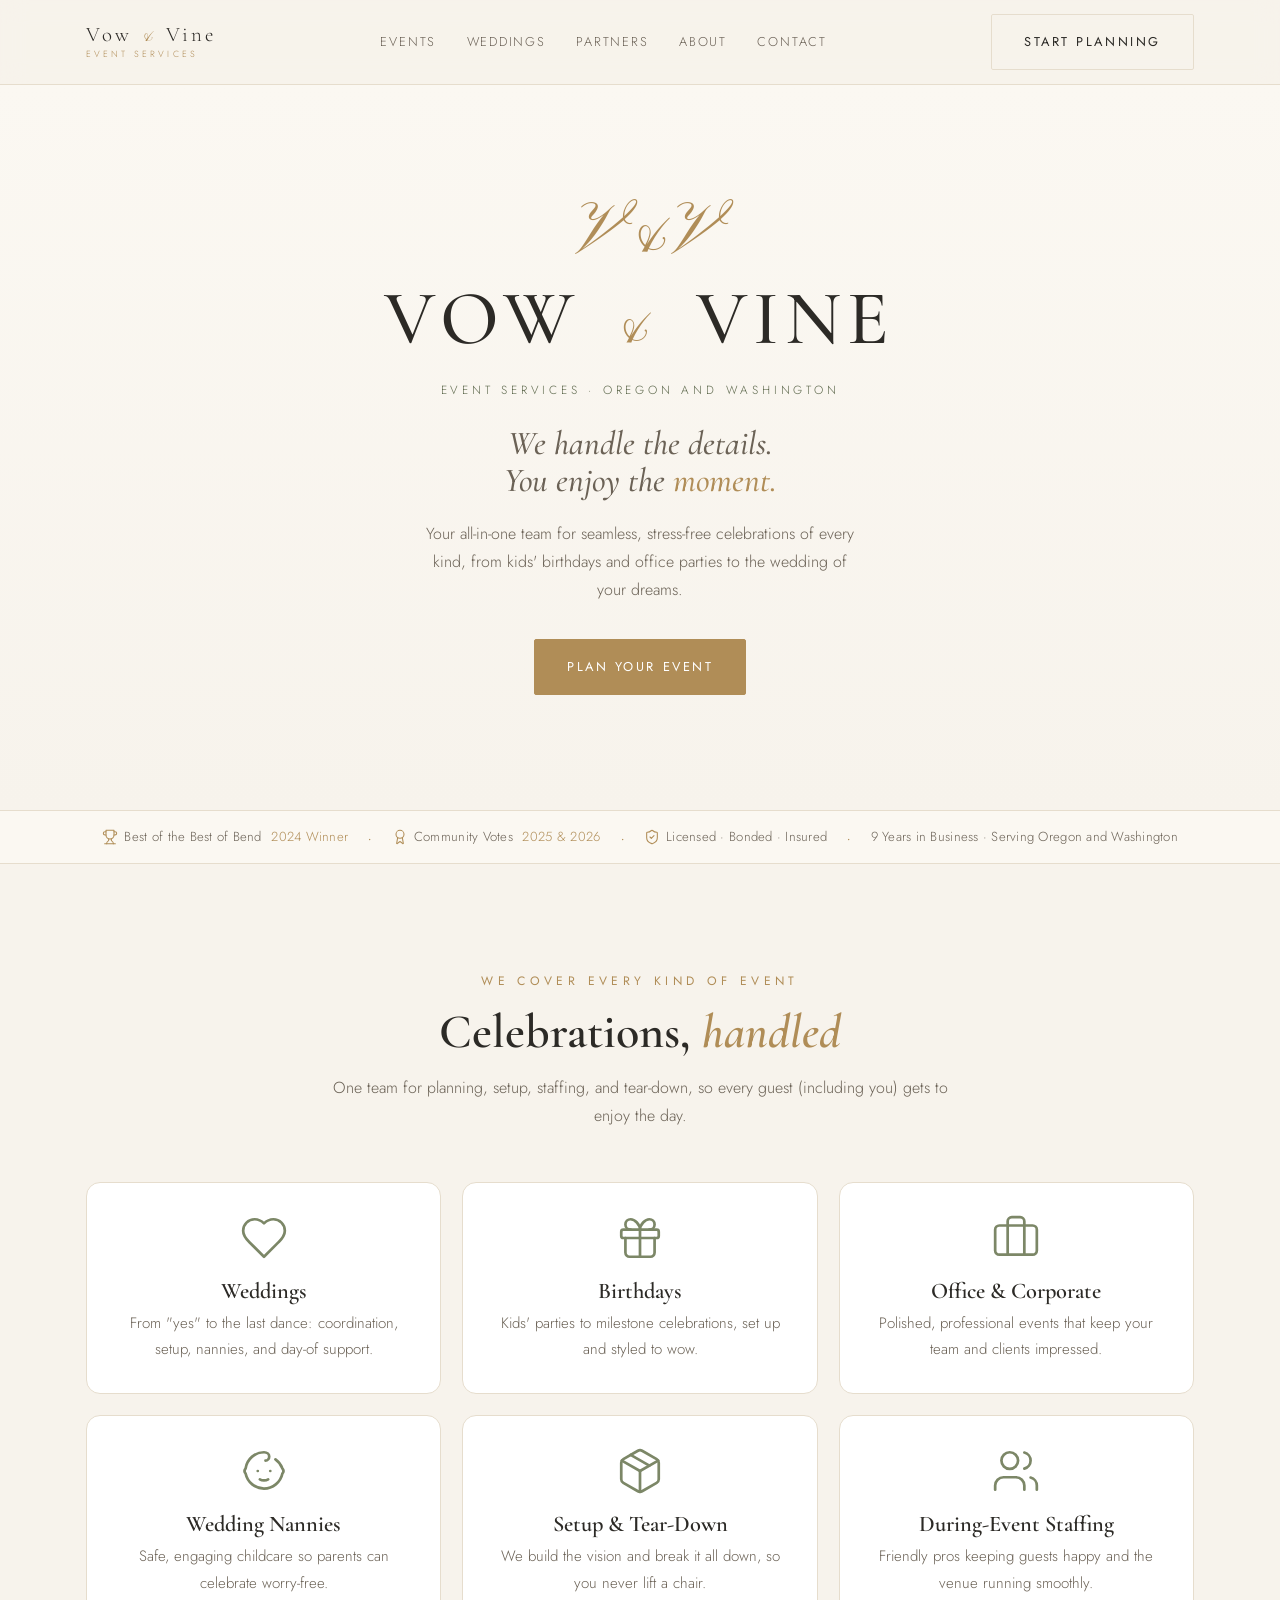
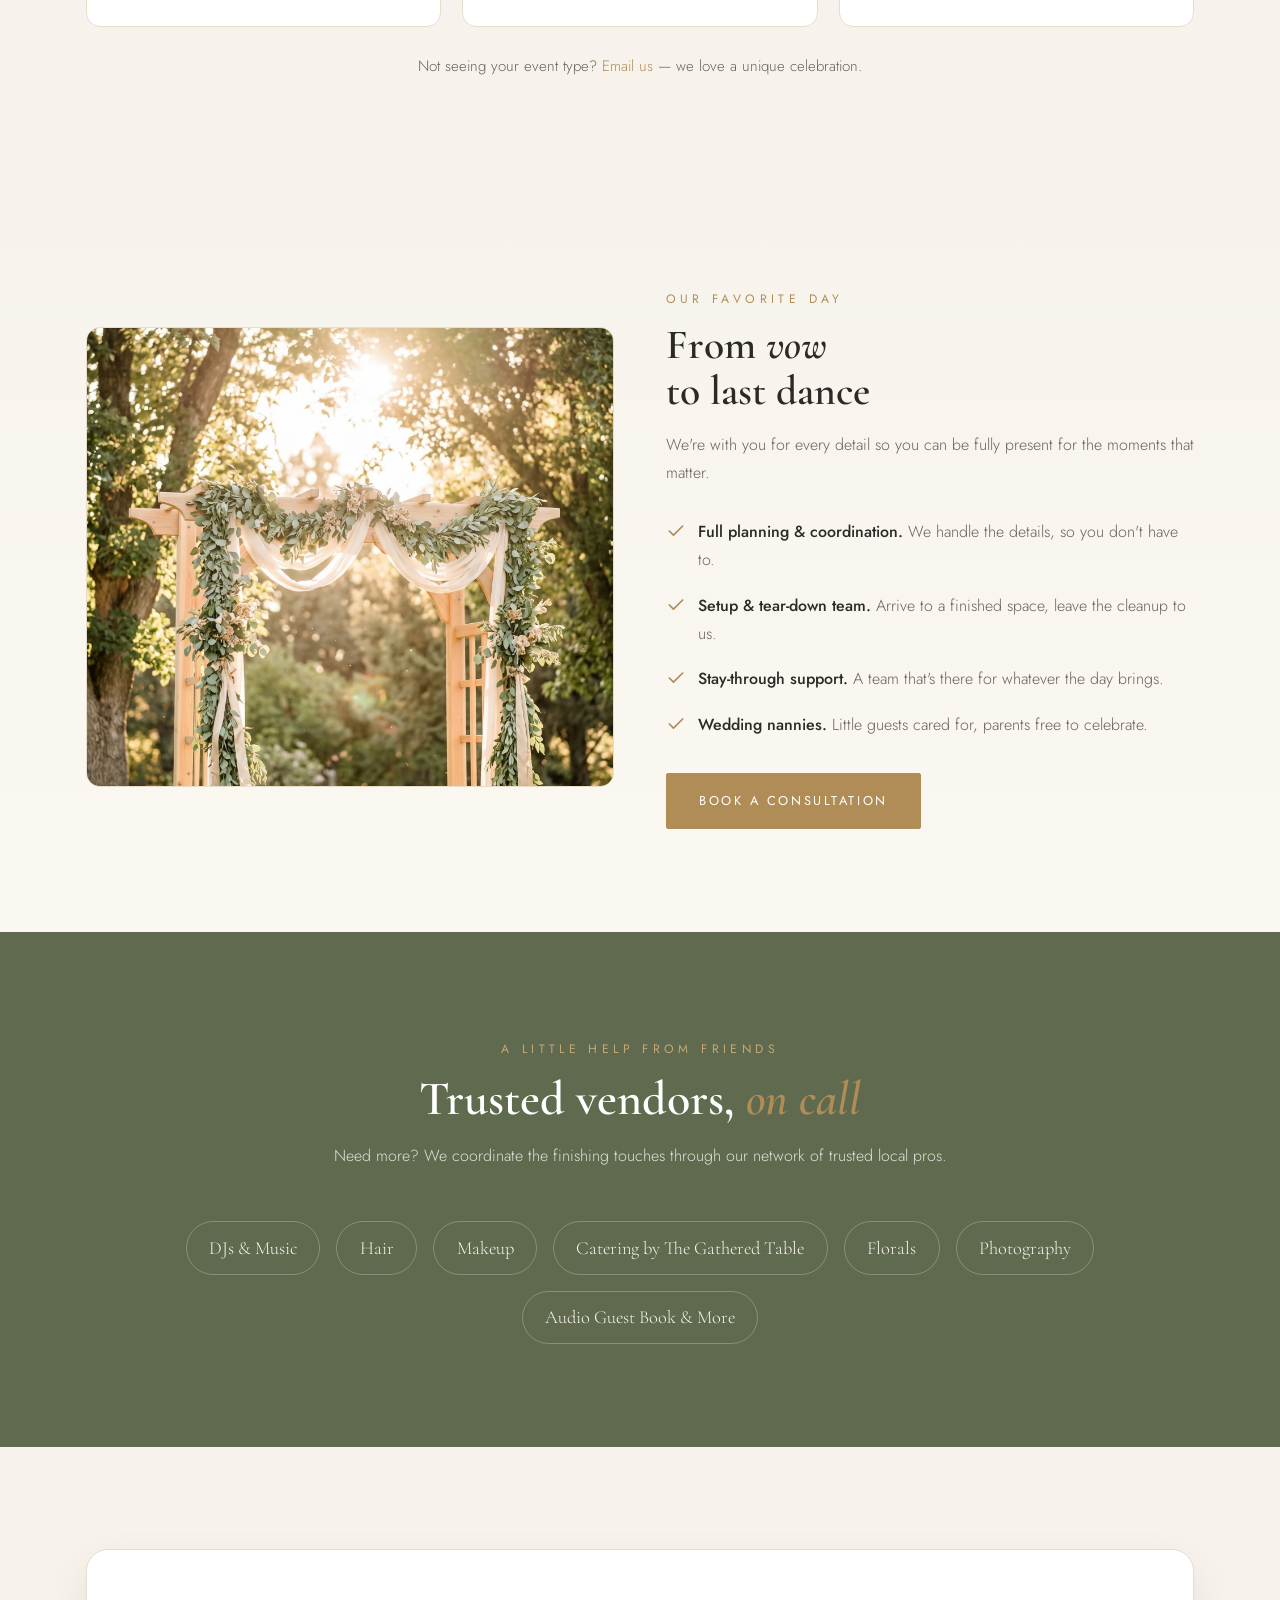
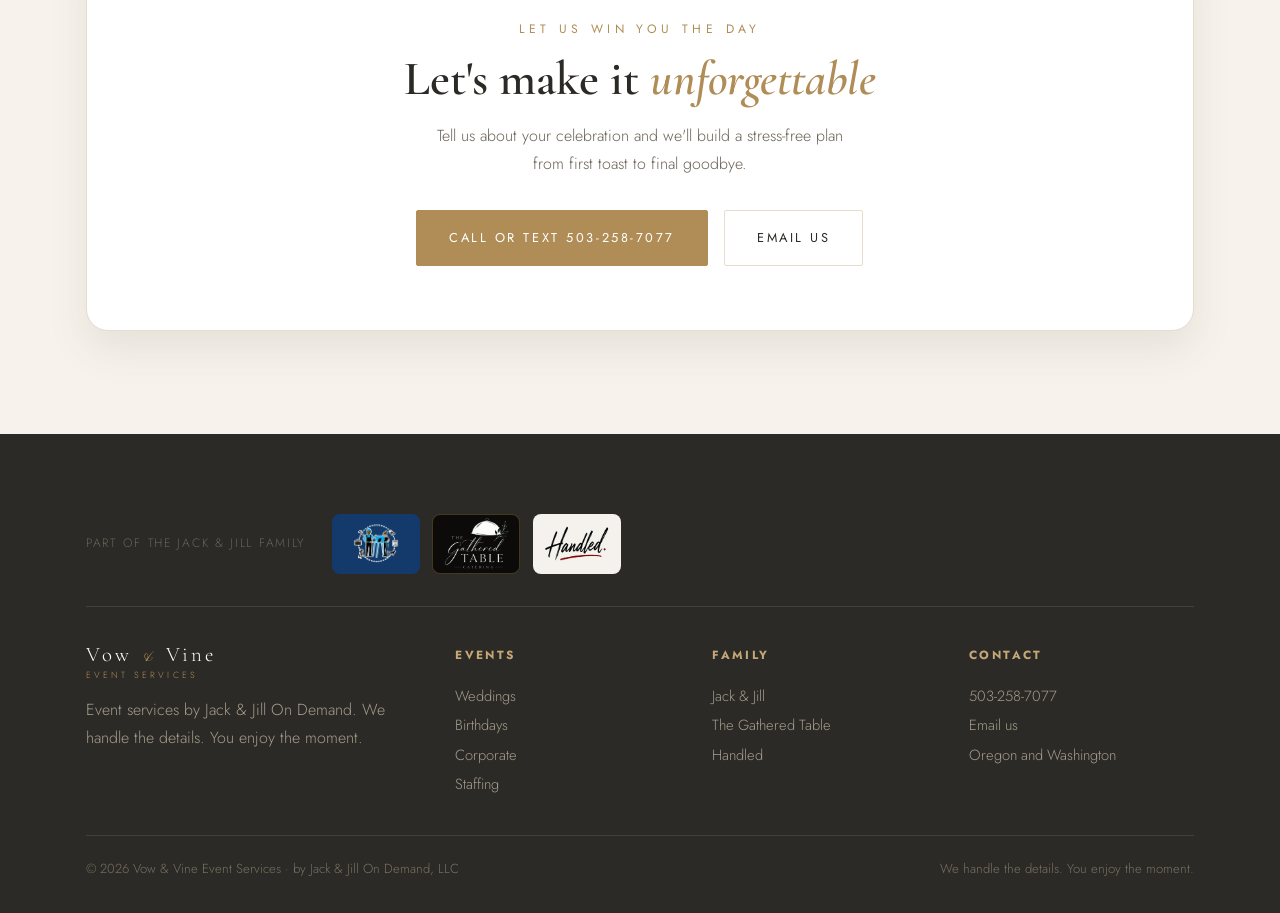
<file: index.html>
<!DOCTYPE html>
<html lang="en">
<head>
<meta charset="UTF-8" />
<meta name="viewport" content="width=device-width, initial-scale=1.0" />
<title>Vow &amp; Vine Event Services · We Handle the Details. You Enjoy the Moment.</title>
<meta name="description" content="Vow & Vine Event Services by Jack & Jill On Demand. Weddings, birthdays, office parties, and more: planning, setup, staffing, wedding nannies, and day-of support in Oregon and Washington." />
<link rel="preconnect" href="https://fonts.googleapis.com" />
<link rel="preconnect" href="https://fonts.gstatic.com" crossorigin />
<link href="https://fonts.googleapis.com/css2?family=Cormorant+Garamond:ital,wght@0,500;0,600;1,500;1,600&family=Jost:wght@300;400;500&family=Pinyon+Script&display=swap" rel="stylesheet" />
<link rel="stylesheet" href="styles.css" />
</head>
<body>

<!-- HEADER -->
<header class="site">
  <div class="wrap nav">
    <a class="brand" href="index.html" aria-label="Vow and Vine Event Services home">
      <span class="bt">Vow <span class="amp">&amp;</span> Vine<small>EVENT SERVICES</small></span>
    </a>
    <nav class="nav-links" aria-label="Primary">
      <a href="events/">Events</a>
      <a href="events/#weddings">Weddings</a>
      <a href="#partners">Partners</a>
      <a href="about/">About</a>
      <a href="contact/">Contact</a>
    </nav>
    <div class="nav-cta">
      <a class="btn btn-ghost" href="contact/">Start Planning</a>
      <button class="nav-toggle" aria-label="Menu" aria-expanded="false">
        <svg width="26" height="26" viewBox="0 0 24 24" fill="none" stroke="#b08d57" stroke-width="1.6" stroke-linecap="round" stroke-linejoin="round"><path d="M4 6h16M4 12h16M4 18h16"/></svg>
      </button>
    </div>
  </div>
</header>

<!-- HERO -->
<section class="hero">
  <div class="wrap hero-inner">
    <div class="monogram float-anim reveal">V&amp;V</div>
    <h1 class="reveal d1">Vow <span class="amp">&amp;</span> Vine</h1>
    <p class="tagline reveal d2">Event Services · Oregon and Washington</p>
    <h2 class="line reveal d2">We handle the details.<br>You enjoy the <em>moment.</em></h2>
    <p class="lead reveal d3">Your all-in-one team for seamless, stress-free celebrations of every kind, from kids' birthdays and office parties to the wedding of your dreams.</p>
    <div class="cta-row reveal d3">
      <a class="btn btn-gold" href="contact/">Plan Your Event</a>
    </div>
  </div>
</section>

<!-- TRUST RAIL -->
<div class="trust-rail">
  <div class="wrap trust-row">
    <span class="trust-item"><svg viewBox="0 0 24 24" fill="none" stroke="currentColor" stroke-width="1.6" stroke-linecap="round" stroke-linejoin="round"><path d="M6 9H4.5a2.5 2.5 0 0 1 0-5H6"/><path d="M18 9h1.5a2.5 2.5 0 0 0 0-5H18"/><path d="M4 22h16"/><path d="M10 14.66V17c0 .55-.47.98-.97 1.21C7.85 18.75 7 20.24 7 22"/><path d="M14 14.66V17c0 .55.47.98.97 1.21C16.15 18.75 17 20.24 17 22"/><path d="M18 2H6v7a6 6 0 0 0 12 0V2Z"/></svg> Best of the Best of Bend <em>2024 Winner</em></span>
    <span class="trust-dot">·</span>
    <span class="trust-item"><svg viewBox="0 0 24 24" fill="none" stroke="currentColor" stroke-width="1.6" stroke-linecap="round" stroke-linejoin="round"><path d="m15.477 12.89 1.515 8.526a.5.5 0 0 1-.81.47l-3.58-2.687a1 1 0 0 0-1.197 0l-3.586 2.686a.5.5 0 0 1-.81-.469l1.514-8.526"/><circle cx="12" cy="8" r="6"/></svg> Community Votes <em>2025 & 2026</em></span>
    <span class="trust-dot">·</span>
    <span class="trust-item"><svg viewBox="0 0 24 24" fill="none" stroke="currentColor" stroke-width="1.6" stroke-linecap="round" stroke-linejoin="round"><path d="M20 13c0 5-3.5 7.5-7.66 8.95a1 1 0 0 1-.67-.01C7.5 20.5 4 18 4 13V6a1 1 0 0 1 1-1c2 0 4.5-1.2 6.24-2.72a1.17 1.17 0 0 1 1.52 0C14.51 3.81 17 5 19 5a1 1 0 0 1 1 1z"/><path d="m9 12 2 2 4-4"/></svg> Licensed · Bonded · Insured</span>
    <span class="trust-dot">·</span>
    <span class="trust-item">9 Years in Business · Serving Oregon and Washington</span>
  </div>
</div>

<!-- SERVICES -->
<section class="block" id="services">
  <div class="wrap">
    <div class="section-head reveal">
      <span class="eyebrow">We Cover Every Kind of Event</span>
      <h2>Celebrations, <em>handled</em></h2>
      <p>One team for planning, setup, staffing, and tear-down, so every guest (including you) gets to enjoy the day.</p>
    </div>
    <div class="services">
      <article class="svc reveal d1">
        <div class="ic"><svg viewBox="0 0 24 24" fill="none" stroke="currentColor" stroke-width="1.3" stroke-linecap="round" stroke-linejoin="round"><path d="M19 14c1.49-1.46 3-3.21 3-5.5A5.5 5.5 0 0 0 16.5 3c-1.76 0-3 .5-4.5 2-1.5-1.5-2.74-2-4.5-2A5.5 5.5 0 0 0 2 8.5c0 2.3 1.5 4.05 3 5.5l7 7Z"/></svg></div>
        <h3>Weddings</h3>
        <p>From "yes" to the last dance: coordination, setup, nannies, and day-of support.</p>
      </article>
      <article class="svc reveal d2">
        <div class="ic"><svg viewBox="0 0 24 24" fill="none" stroke="currentColor" stroke-width="1.3" stroke-linecap="round" stroke-linejoin="round"><rect x="3" y="8" width="18" height="4" rx="1"/><path d="M12 8v13"/><path d="M19 12v7a2 2 0 0 1-2 2H7a2 2 0 0 1-2-2v-7"/><path d="M7.5 8a2.5 2.5 0 0 1 0-5C9.5 3 12 5.5 12 8c0-2.5 2.5-5 4.5-5a2.5 2.5 0 0 1 0 5"/></svg></div>
        <h3>Birthdays</h3>
        <p>Kids' parties to milestone celebrations, set up and styled to wow.</p>
      </article>
      <article class="svc reveal d3">
        <div class="ic"><svg viewBox="0 0 24 24" fill="none" stroke="currentColor" stroke-width="1.3" stroke-linecap="round" stroke-linejoin="round"><path d="M16 20V4a2 2 0 0 0-2-2h-4a2 2 0 0 0-2 2v16"/><rect width="20" height="14" x="2" y="6" rx="2"/></svg></div>
        <h3>Office &amp; Corporate</h3>
        <p>Polished, professional events that keep your team and clients impressed.</p>
      </article>
      <article class="svc reveal d1">
        <div class="ic"><svg viewBox="0 0 24 24" fill="none" stroke="currentColor" stroke-width="1.3" stroke-linecap="round" stroke-linejoin="round"><path d="M9 12h.01"/><path d="M15 12h.01"/><path d="M10 16c.5.3 1.2.5 2 .5s1.5-.2 2-.5"/><path d="M17.5 6.4a9 9 0 0 1 3.3 4.3 2 2 0 0 1 0 2.6 9 9 0 0 1-17.6 0 2 2 0 0 1 0-2.6A9 9 0 0 1 12 3c1.5 0 2.5.9 2.5 2s-.8 2-1.8 2"/></svg></div>
        <h3>Wedding Nannies</h3>
        <p>Safe, engaging childcare so parents can celebrate worry-free.</p>
      </article>
      <article class="svc reveal d2">
        <div class="ic"><svg viewBox="0 0 24 24" fill="none" stroke="currentColor" stroke-width="1.3" stroke-linecap="round" stroke-linejoin="round"><path d="M11 21.73a2 2 0 0 0 2 0l7-4A2 2 0 0 0 21 16V8a2 2 0 0 0-1-1.73l-7-4a2 2 0 0 0-2 0l-7 4A2 2 0 0 0 3 8v8a2 2 0 0 0 1 1.73z"/><path d="M12 22V12"/><polyline points="3.29 7 12 12 20.71 7"/><path d="m7.5 4.27 9 5.15"/></svg></div>
        <h3>Setup &amp; Tear-Down</h3>
        <p>We build the vision and break it all down, so you never lift a chair.</p>
      </article>
      <article class="svc reveal d3">
        <div class="ic"><svg viewBox="0 0 24 24" fill="none" stroke="currentColor" stroke-width="1.3" stroke-linecap="round" stroke-linejoin="round"><path d="M16 21v-2a4 4 0 0 0-4-4H6a4 4 0 0 0-4 4v2"/><circle cx="9" cy="7" r="4"/><path d="M22 21v-2a4 4 0 0 0-3-3.87"/><path d="M16 3.13a4 4 0 0 1 0 7.75"/></svg></div>
        <h3>During-Event Staffing</h3>
        <p>Friendly pros keeping guests happy and the venue running smoothly.</p>
      </article>
    </div>
    <p class="services-note reveal">Not seeing your event type? <a href="mailto:hellojackandjillinfo@gmail.com">Email us</a> — we love a unique celebration.</p>
  </div>
</section>

<!-- WEDDING FEATURE -->
<section class="block feature" id="weddings">
  <div class="wrap split">
    <div class="photo float-anim reveal">
      <img src="assets/photos/ceremony-arch.jpg" alt="A ceremony arch dressed in eucalyptus and draped ivory fabric, backlit at golden hour" width="1856" height="2304" loading="lazy" decoding="async" />
    </div>
    <div class="reveal d1">
      <span class="eyebrow">Our Favorite Day</span>
      <h2 style="font-size:clamp(1.9rem,3.5vw,2.6rem); margin:.7rem 0 1rem">From <em>vow</em><br>to last dance</h2>
      <p style="color:var(--taupe)">We're with you for every detail so you can be fully present for the moments that matter.</p>
      <ul class="checklist">
        <li class="reveal d1"><svg viewBox="0 0 24 24" fill="none" stroke="currentColor" stroke-width="2" stroke-linecap="round" stroke-linejoin="round"><path d="M20 6 9 17l-5-5"/></svg><span><b>Full planning &amp; coordination.</b> We handle the details, so you don't have to.</span></li>
        <li class="reveal d1"><svg viewBox="0 0 24 24" fill="none" stroke="currentColor" stroke-width="2" stroke-linecap="round" stroke-linejoin="round"><path d="M20 6 9 17l-5-5"/></svg><span><b>Setup &amp; tear-down team.</b> Arrive to a finished space, leave the cleanup to us.</span></li>
        <li class="reveal d2"><svg viewBox="0 0 24 24" fill="none" stroke="currentColor" stroke-width="2" stroke-linecap="round" stroke-linejoin="round"><path d="M20 6 9 17l-5-5"/></svg><span><b>Stay-through support.</b> A team that's there for whatever the day brings.</span></li>
        <li class="reveal d2"><svg viewBox="0 0 24 24" fill="none" stroke="currentColor" stroke-width="2" stroke-linecap="round" stroke-linejoin="round"><path d="M20 6 9 17l-5-5"/></svg><span><b>Wedding nannies.</b> Little guests cared for, parents free to celebrate.</span></li>
      </ul>
      <a class="btn btn-gold" style="margin-top:1.6rem" href="contact/">Book a Consultation</a>
    </div>
  </div>
</section>

<!-- PARTNERS -->
<section class="block partners" id="partners">
  <div class="wrap">
    <div class="section-head reveal">
      <span class="eyebrow">A Little Help From Friends</span>
      <h2>Trusted vendors, <em>on call</em></h2>
      <p>Need more? We coordinate the finishing touches through our network of trusted local pros.</p>
    </div>
    <div class="prow reveal d1">
      <span class="ptag">DJs &amp; Music</span>
      <span class="ptag">Hair</span>
      <span class="ptag">Makeup</span>
      <span class="ptag">Catering by The Gathered Table</span>
      <span class="ptag">Florals</span>
      <span class="ptag">Photography</span>
      <span class="ptag">Audio Guest Book &amp; More</span>
    </div>
  </div>
</section>


<!-- CTA -->
<section class="block" id="contact">
  <div class="wrap">
    <div class="cta reveal">
      <span class="eyebrow">Let Us Win You the Day</span>
      <h2 style="margin-top:.7rem">Let's make it <em>unforgettable</em></h2>
      <p>Tell us about your celebration and we'll build a stress-free plan from first toast to final goodbye.</p>
      <div class="cta-row">
        <a class="btn btn-gold" href="tel:5032587077">Call or Text 503-258-7077</a>
        <a class="btn btn-ghost" href="mailto:hellojackandjillinfo@gmail.com">Email Us</a>
      </div>
    </div>
  </div>
</section>

<!-- FOOTER -->
<footer class="site">
  <div class="wrap">
    <div class="brand-strip">
      <span class="brand-strip-label">Part of the Jack &amp; Jill family</span>
      <div class="brand-strip-logos">
        <a class="brand-chip fam-jj" href="https://jackjillondemand.com" target="_blank" rel="noopener" aria-label="Jack &amp; Jill On Demand"><img src="assets/brands/jackandjill.png" alt="Jack &amp; Jill On Demand" /></a>
        <a class="brand-chip fam-gathered" href="https://thegatheredtablecatering.com" target="_blank" rel="noopener" aria-label="The Gathered Table"><img src="assets/brands/gathered-table.png" alt="The Gathered Table" /></a>
        <a class="brand-chip fam-handled" href="https://handledpersonalassistant.com" target="_blank" rel="noopener" aria-label="Handled"><img src="assets/brands/handled.png" alt="Handled" /></a>
      </div>
    </div>
    <div class="foot-grid">
      <div>
        <a class="brand" href="index.html"><span class="bt">Vow <span class="amp">&amp;</span> Vine<small>EVENT SERVICES</small></span></a>
        <p style="margin-top:1rem; color:#a59b8b; max-width:34ch;">Event services by Jack &amp; Jill On Demand. We handle the details. You enjoy the moment.</p>
      </div>
      <div><h4>Events</h4><ul><li><a href="events/#weddings">Weddings</a></li><li><a href="events/">Birthdays</a></li><li><a href="events/">Corporate</a></li><li><a href="events/">Staffing</a></li></ul></div>
      <div><h4>Family</h4><ul><li><a href="https://jackjillondemand.com">Jack &amp; Jill</a></li><li><a href="https://thegatheredtablecatering.com">The Gathered Table</a></li><li><a href="https://handledpersonalassistant.com">Handled</a></li></ul></div>
      <div><h4>Contact</h4><ul><li><a href="tel:5032587077">503-258-7077</a></li><li><a href="mailto:hellojackandjillinfo@gmail.com">Email us</a></li><li>Oregon and Washington</li></ul></div>
    </div>
    <div class="foot-bottom"><span>© 2026 Vow &amp; Vine Event Services · by Jack &amp; Jill On Demand, LLC</span><span>We handle the details. You enjoy the moment.</span></div>
  </div>
</footer>

<script src="app.js"></script>
</body>
</html>
</file>
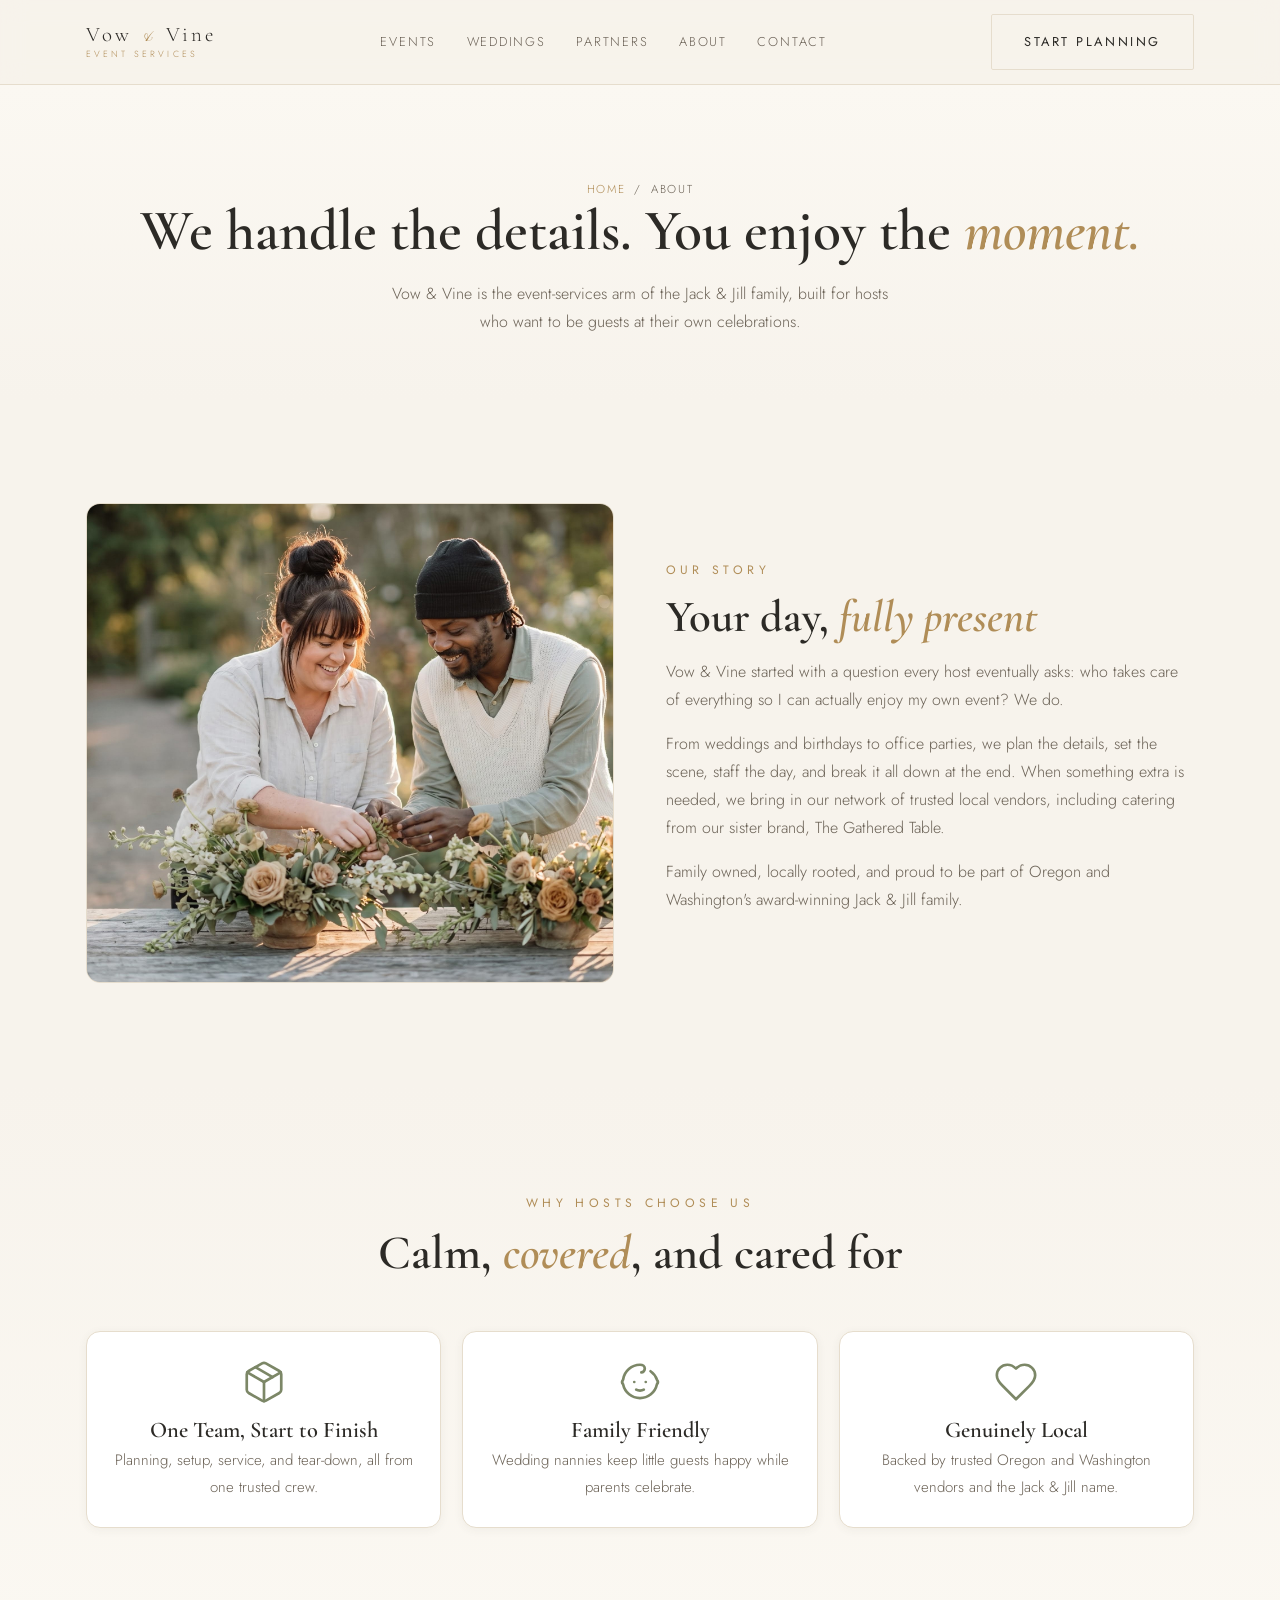
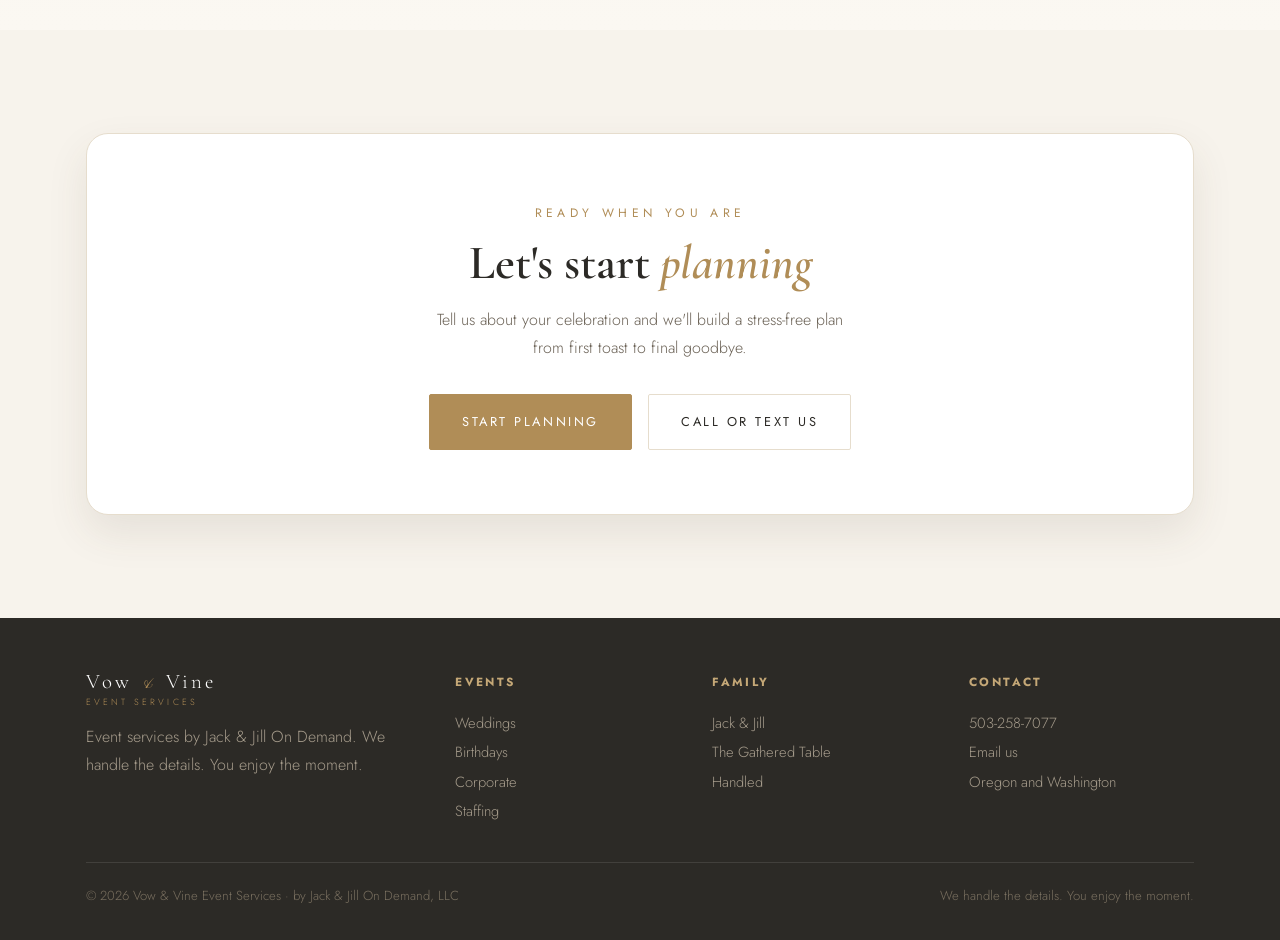
<file: about/index.html>
<!DOCTYPE html>
<html lang="en">
<head>
<meta charset="UTF-8" />
<meta name="viewport" content="width=device-width, initial-scale=1.0" />
<title>About · Vow &amp; Vine Event Services | By Jack &amp; Jill On Demand</title>
<meta name="description" content="Vow & Vine is the event-services arm of Jack & Jill On Demand. We handle planning, setup, staffing, and tear-down so you can enjoy your celebration." />
<link rel="preconnect" href="https://fonts.googleapis.com" />
<link rel="preconnect" href="https://fonts.gstatic.com" crossorigin />
<link href="https://fonts.googleapis.com/css2?family=Cormorant+Garamond:ital,wght@0,500;0,600;1,500;1,600&family=Jost:wght@300;400;500&family=Pinyon+Script&display=swap" rel="stylesheet" />
<link rel="stylesheet" href="../styles.css" />
</head>
<body>

<header class="site">
  <div class="wrap nav">
    <a class="brand" href="../index.html" aria-label="Vow and Vine Event Services home"><span class="bt">Vow <span class="amp">&amp;</span> Vine<small>EVENT SERVICES</small></span></a>
    <nav class="nav-links" aria-label="Primary">
      <a href="../events/">Events</a>
      <a href="../events/#weddings">Weddings</a>
      <a href="../index.html#partners">Partners</a>
      <a href="../about/">About</a>
      <a href="../contact/">Contact</a>
    </nav>
    <div class="nav-cta">
      <a class="btn btn-ghost" href="../contact/">Start Planning</a>
      <button class="nav-toggle" aria-label="Menu" aria-expanded="false"><svg width="26" height="26" viewBox="0 0 24 24" fill="none" stroke="#b08d57" stroke-width="1.6" stroke-linecap="round" stroke-linejoin="round"><path d="M4 6h16M4 12h16M4 18h16"/></svg></button>
    </div>
  </div>
</header>

<section class="page-hero">
  <div class="wrap">
    <p class="crumbs reveal"><a href="../index.html">Home</a> &nbsp;/&nbsp; About</p>
    <h1 class="reveal d1">We handle the details. You enjoy the <em>moment.</em></h1>
    <p class="reveal d2">Vow &amp; Vine is the event-services arm of the Jack &amp; Jill family, built for hosts who want to be guests at their own celebrations.</p>
  </div>
</section>

<section class="block">
  <div class="wrap about-split">
    <div class="photo reveal">
      <img src="../assets/photos/team-florals.jpg" alt="Two members of the Vow &amp; Vine team arranging centerpieces at an outdoor worktable" width="2528" height="1696" loading="lazy" decoding="async" />
    </div>
    <div class="reveal d1">
      <span class="eyebrow">Our Story</span>
      <h2>Your day, <em>fully present</em></h2>
      <p>Vow &amp; Vine started with a question every host eventually asks: who takes care of everything so I can actually enjoy my own event? We do.</p>
      <p>From weddings and birthdays to office parties, we plan the details, set the scene, staff the day, and break it all down at the end. When something extra is needed, we bring in our network of trusted local vendors, including catering from our sister brand, The Gathered Table.</p>
      <p>Family owned, locally rooted, and proud to be part of Oregon and Washington's award-winning Jack &amp; Jill family.</p>
    </div>
  </div>
</section>

<section class="block feature">
  <div class="wrap">
    <div class="section-head reveal">
      <span class="eyebrow">Why Hosts Choose Us</span>
      <h2>Calm, <em>covered</em>, and cared for</h2>
    </div>
    <div class="values">
      <div class="value reveal d1">
        <div class="ic"><svg viewBox="0 0 24 24" fill="none" stroke="currentColor" stroke-width="1.4" stroke-linecap="round" stroke-linejoin="round"><path d="M11 21.73a2 2 0 0 0 2 0l7-4A2 2 0 0 0 21 16V8a2 2 0 0 0-1-1.73l-7-4a2 2 0 0 0-2 0l-7 4A2 2 0 0 0 3 8v8a2 2 0 0 0 1 1.73z"/><path d="M12 22V12"/><polyline points="3.29 7 12 12 20.71 7"/><path d="m7.5 4.27 9 5.15"/></svg></div>
        <h3>One Team, Start to Finish</h3>
        <p>Planning, setup, service, and tear-down, all from one trusted crew.</p>
      </div>
      <div class="value reveal d2">
        <div class="ic"><svg viewBox="0 0 24 24" fill="none" stroke="currentColor" stroke-width="1.4" stroke-linecap="round" stroke-linejoin="round"><path d="M9 12h.01"/><path d="M15 12h.01"/><path d="M10 16c.5.3 1.2.5 2 .5s1.5-.2 2-.5"/><path d="M17.5 6.4a9 9 0 0 1 3.3 4.3 2 2 0 0 1 0 2.6 9 9 0 0 1-17.6 0 2 2 0 0 1 0-2.6A9 9 0 0 1 12 3c1.5 0 2.5.9 2.5 2s-.8 2-1.8 2"/></svg></div>
        <h3>Family Friendly</h3>
        <p>Wedding nannies keep little guests happy while parents celebrate.</p>
      </div>
      <div class="value reveal d3">
        <div class="ic"><svg viewBox="0 0 24 24" fill="none" stroke="currentColor" stroke-width="1.4" stroke-linecap="round" stroke-linejoin="round"><path d="M19 14c1.49-1.46 3-3.21 3-5.5A5.5 5.5 0 0 0 16.5 3c-1.76 0-3 .5-4.5 2-1.5-1.5-2.74-2-4.5-2A5.5 5.5 0 0 0 2 8.5c0 2.3 1.5 4.05 3 5.5l7 7Z"/></svg></div>
        <h3>Genuinely Local</h3>
        <p>Backed by trusted Oregon and Washington vendors and the Jack &amp; Jill name.</p>
      </div>
    </div>
  </div>
</section>

<section class="block">
  <div class="wrap">
    <div class="cta reveal">
      <span class="eyebrow">Ready When You Are</span>
      <h2 style="margin-top:.7rem">Let's start <em>planning</em></h2>
      <p>Tell us about your celebration and we'll build a stress-free plan from first toast to final goodbye.</p>
      <div class="cta-row">
        <a class="btn btn-gold" href="../contact/">Start Planning</a>
        <a class="btn btn-ghost" href="tel:5032587077">Call or Text Us</a>
      </div>
    </div>
  </div>
</section>

<footer class="site">
  <div class="wrap">
    <div class="foot-grid">
      <div>
        <a class="brand" href="../index.html"><span class="bt">Vow <span class="amp">&amp;</span> Vine<small>EVENT SERVICES</small></span></a>
        <p style="margin-top:1rem; color:#a59b8b; max-width:34ch;">Event services by Jack &amp; Jill On Demand. We handle the details. You enjoy the moment.</p>
      </div>
      <div><h4>Events</h4><ul><li><a href="../events/#weddings">Weddings</a></li><li><a href="../events/">Birthdays</a></li><li><a href="../events/">Corporate</a></li><li><a href="../events/">Staffing</a></li></ul></div>
      <div><h4>Family</h4><ul><li><a href="https://jackjillondemand.com">Jack &amp; Jill</a></li><li><a href="https://thegatheredtablecatering.com">The Gathered Table</a></li><li><a href="https://handledpersonalassistant.com">Handled</a></li></ul></div>
      <div><h4>Contact</h4><ul><li><a href="tel:5032587077">503-258-7077</a></li><li><a href="mailto:hellojackandjillinfo@gmail.com">Email us</a></li><li>Oregon and Washington</li></ul></div>
    </div>
    <div class="foot-bottom"><span>© 2026 Vow &amp; Vine Event Services · by Jack &amp; Jill On Demand, LLC</span><span>We handle the details. You enjoy the moment.</span></div>
  </div>
</footer>

<script src="../app.js"></script>
</body>
</html>
</file>
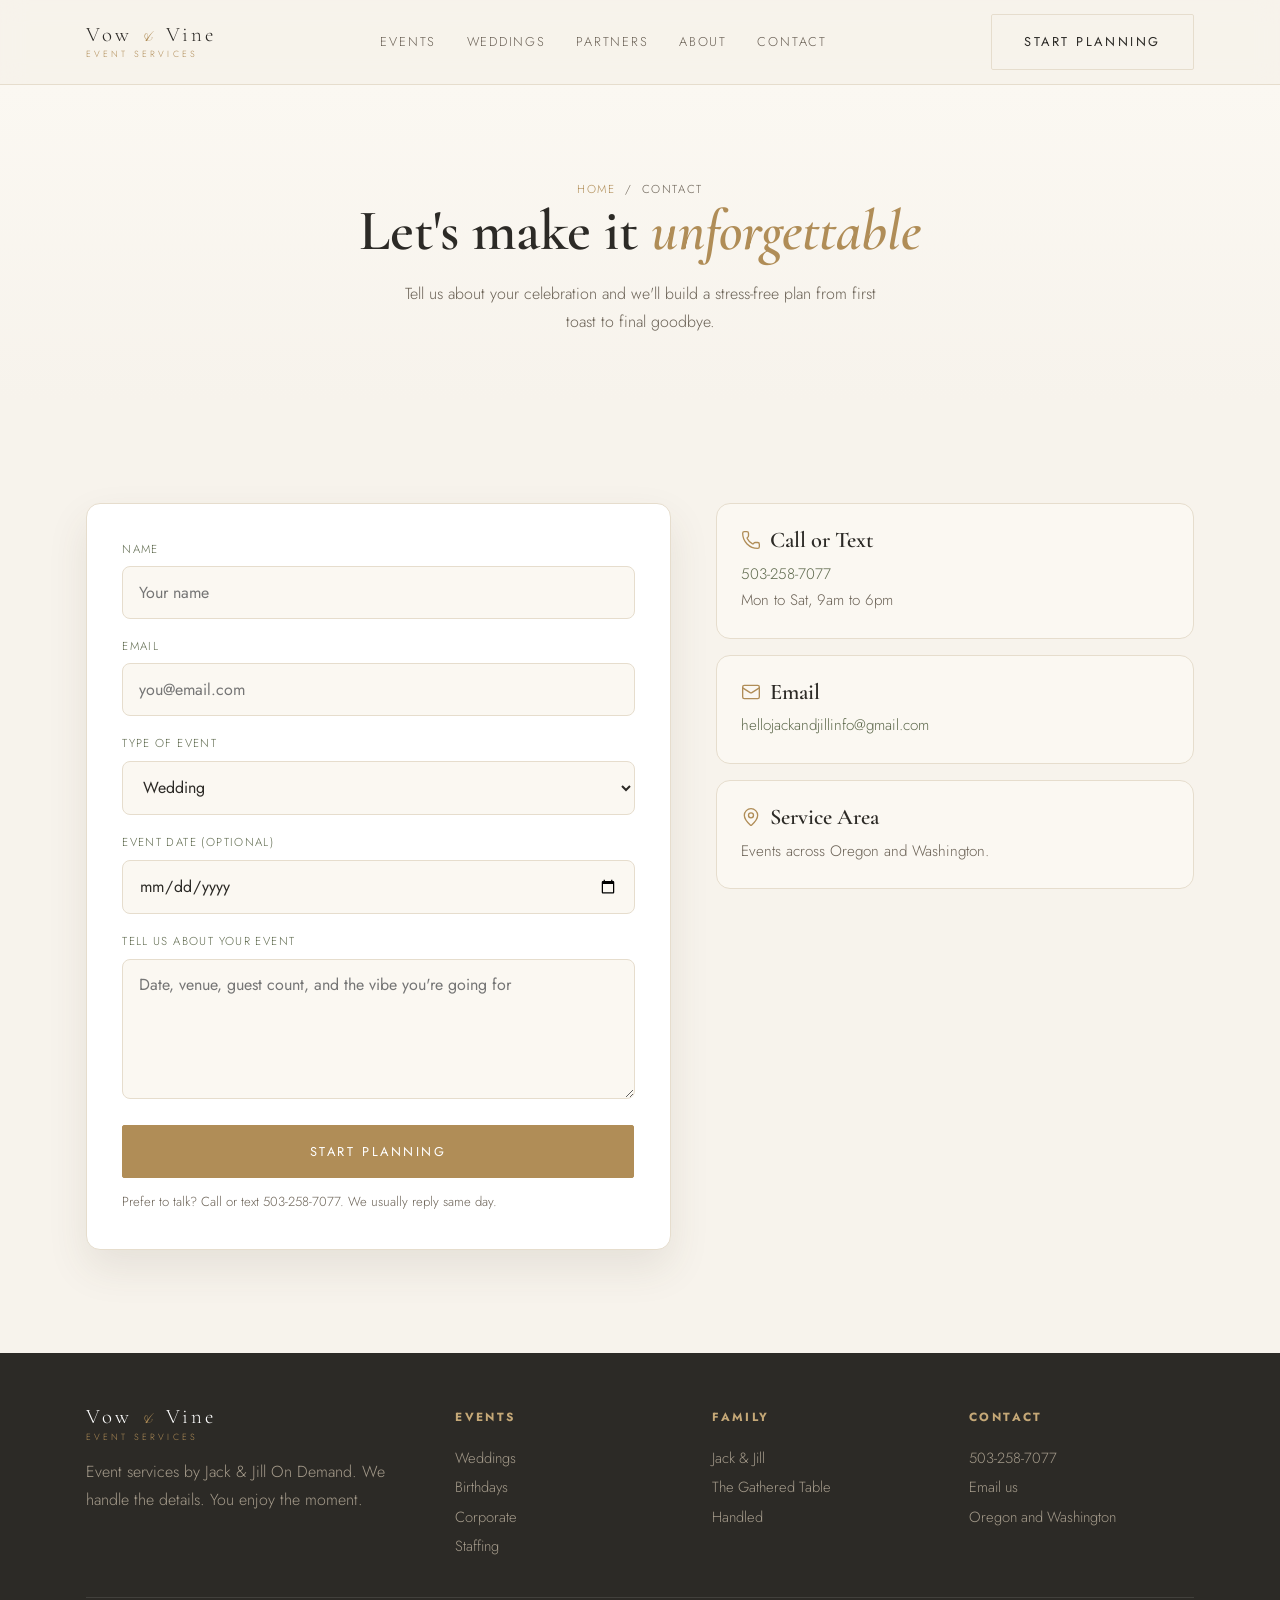
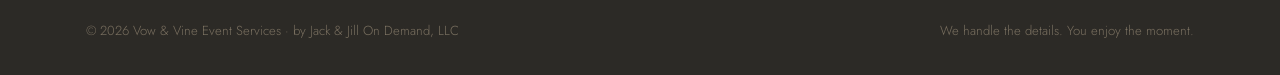
<file: contact/index.html>
<!DOCTYPE html>
<html lang="en">
<head>
<meta charset="UTF-8" />
<meta name="viewport" content="width=device-width, initial-scale=1.0" />
<title>Contact · Vow &amp; Vine Event Services | Start Planning</title>
<meta name="description" content="Start planning with Vow & Vine. Call or text 503-258-7077, or send your event details for a stress-free plan in Oregon and Washington." />
<link rel="preconnect" href="https://fonts.googleapis.com" />
<link rel="preconnect" href="https://fonts.gstatic.com" crossorigin />
<link href="https://fonts.googleapis.com/css2?family=Cormorant+Garamond:ital,wght@0,500;0,600;1,500;1,600&family=Jost:wght@300;400;500&family=Pinyon+Script&display=swap" rel="stylesheet" />
<link rel="stylesheet" href="../styles.css" />
</head>
<body>

<header class="site">
  <div class="wrap nav">
    <a class="brand" href="../index.html" aria-label="Vow and Vine Event Services home"><span class="bt">Vow <span class="amp">&amp;</span> Vine<small>EVENT SERVICES</small></span></a>
    <nav class="nav-links" aria-label="Primary">
      <a href="../events/">Events</a>
      <a href="../events/#weddings">Weddings</a>
      <a href="../index.html#partners">Partners</a>
      <a href="../about/">About</a>
      <a href="../contact/">Contact</a>
    </nav>
    <div class="nav-cta">
      <a class="btn btn-ghost" href="../contact/">Start Planning</a>
      <button class="nav-toggle" aria-label="Menu" aria-expanded="false"><svg width="26" height="26" viewBox="0 0 24 24" fill="none" stroke="#b08d57" stroke-width="1.6" stroke-linecap="round" stroke-linejoin="round"><path d="M4 6h16M4 12h16M4 18h16"/></svg></button>
    </div>
  </div>
</header>

<section class="page-hero">
  <div class="wrap">
    <p class="crumbs reveal"><a href="../index.html">Home</a> &nbsp;/&nbsp; Contact</p>
    <h1 class="reveal d1">Let's make it <em>unforgettable</em></h1>
    <p class="reveal d2">Tell us about your celebration and we'll build a stress-free plan from first toast to final goodbye.</p>
  </div>
</section>

<section class="block">
  <div class="wrap contact-grid">
    <div class="form-card reveal">
      <form action="https://formsubmit.co/hellojackandjillinfo@gmail.com" method="POST">
        <input type="hidden" name="_subject" value="New lead from Vow & Vine" />
        <input type="hidden" name="_template" value="table" />
        <input type="text" name="_honey" style="display:none" tabindex="-1" autocomplete="off" />
        <div class="field">
          <label for="name">Name</label>
          <input id="name" name="name" type="text" placeholder="Your name" required />
        </div>
        <div class="field">
          <label for="email">Email</label>
          <input id="email" name="email" type="email" placeholder="you@email.com" required />
        </div>
        <div class="field">
          <label for="type">Type of Event</label>
          <select id="type" name="type">
            <option>Wedding</option>
            <option>Birthday / Milestone</option>
            <option>Office / Corporate</option>
            <option>Staffing or Nannies only</option>
            <option>Something else</option>
          </select>
        </div>
        <div class="field">
          <label for="date">Event Date (optional)</label>
          <input id="date" name="date" type="date" />
        </div>
        <div class="field">
          <label for="message">Tell us about your event</label>
          <textarea id="message" name="message" placeholder="Date, venue, guest count, and the vibe you're going for"></textarea>
        </div>
        <button class="btn btn-gold" type="submit" style="width:100%; justify-content:center;">Start Planning</button>
        <p class="note">Prefer to talk? Call or text <a href="tel:5032587077">503-258-7077</a>. We usually reply same day.</p>
      </form>
    </div>

    <aside class="contact-aside reveal d1">
      <div class="info-card">
        <h3><svg viewBox="0 0 24 24" fill="none" stroke="currentColor" stroke-width="1.6" stroke-linecap="round" stroke-linejoin="round"><path d="M13.832 16.568a1 1 0 0 0 1.213-.303l.355-.465A2 2 0 0 1 17 15h3a2 2 0 0 1 2 2v3a2 2 0 0 1-2 2A18 18 0 0 1 2 4a2 2 0 0 1 2-2h3a2 2 0 0 1 2 2v3a2 2 0 0 1-.8 1.6l-.468.351a1 1 0 0 0-.292 1.233 14 14 0 0 0 6.392 6.384z"/></svg> Call or Text</h3>
        <p><a href="tel:5032587077">503-258-7077</a><br>Mon to Sat, 9am to 6pm</p>
      </div>
      <div class="info-card">
        <h3><svg viewBox="0 0 24 24" fill="none" stroke="currentColor" stroke-width="1.6" stroke-linecap="round" stroke-linejoin="round"><rect width="20" height="16" x="2" y="4" rx="2"/><path d="m22 7-8.97 5.7a1.94 1.94 0 0 1-2.06 0L2 7"/></svg> Email</h3>
        <p><a href="mailto:hellojackandjillinfo@gmail.com">hellojackandjillinfo@gmail.com</a></p>
      </div>
      <div class="info-card">
        <h3><svg viewBox="0 0 24 24" fill="none" stroke="currentColor" stroke-width="1.6" stroke-linecap="round" stroke-linejoin="round"><path d="M20 10c0 4.993-5.539 10.193-7.399 11.799a1 1 0 0 1-1.202 0C9.539 20.193 4 14.993 4 10a8 8 0 0 1 16 0"/><circle cx="12" cy="10" r="3"/></svg> Service Area</h3>
        <p>Events across Oregon and Washington.</p>
      </div>
    </aside>
  </div>
</section>

<footer class="site">
  <div class="wrap">
    <div class="foot-grid">
      <div>
        <a class="brand" href="../index.html"><span class="bt">Vow <span class="amp">&amp;</span> Vine<small>EVENT SERVICES</small></span></a>
        <p style="margin-top:1rem; color:#a59b8b; max-width:34ch;">Event services by Jack &amp; Jill On Demand. We handle the details. You enjoy the moment.</p>
      </div>
      <div><h4>Events</h4><ul><li><a href="../events/#weddings">Weddings</a></li><li><a href="../events/">Birthdays</a></li><li><a href="../events/">Corporate</a></li><li><a href="../events/">Staffing</a></li></ul></div>
      <div><h4>Family</h4><ul><li><a href="https://jackjillondemand.com">Jack &amp; Jill</a></li><li><a href="https://thegatheredtablecatering.com">The Gathered Table</a></li><li><a href="https://handledpersonalassistant.com">Handled</a></li></ul></div>
      <div><h4>Contact</h4><ul><li><a href="tel:5032587077">503-258-7077</a></li><li><a href="mailto:hellojackandjillinfo@gmail.com">Email us</a></li><li>Oregon and Washington</li></ul></div>
    </div>
    <div class="foot-bottom"><span>© 2026 Vow &amp; Vine Event Services · by Jack &amp; Jill On Demand, LLC</span><span>We handle the details. You enjoy the moment.</span></div>
  </div>
</footer>

<script src="../app.js"></script>
</body>
</html>
</file>
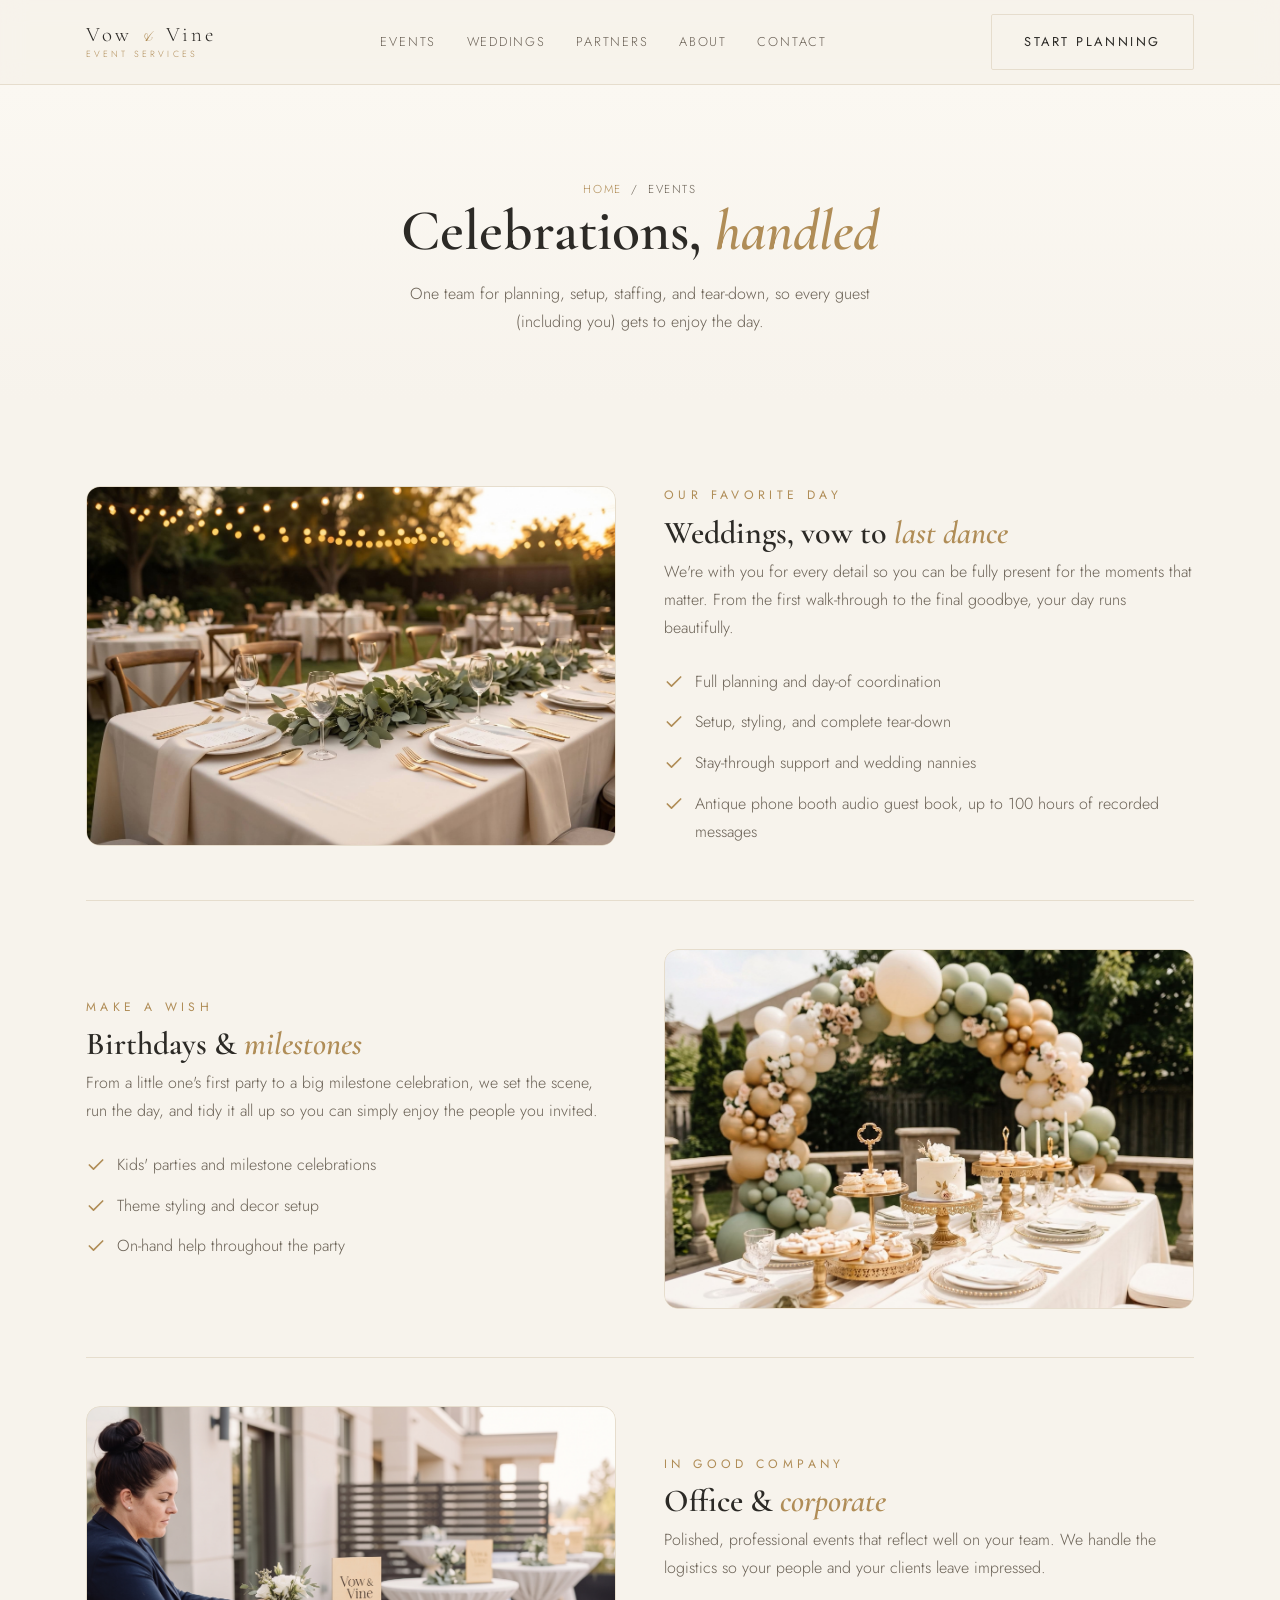
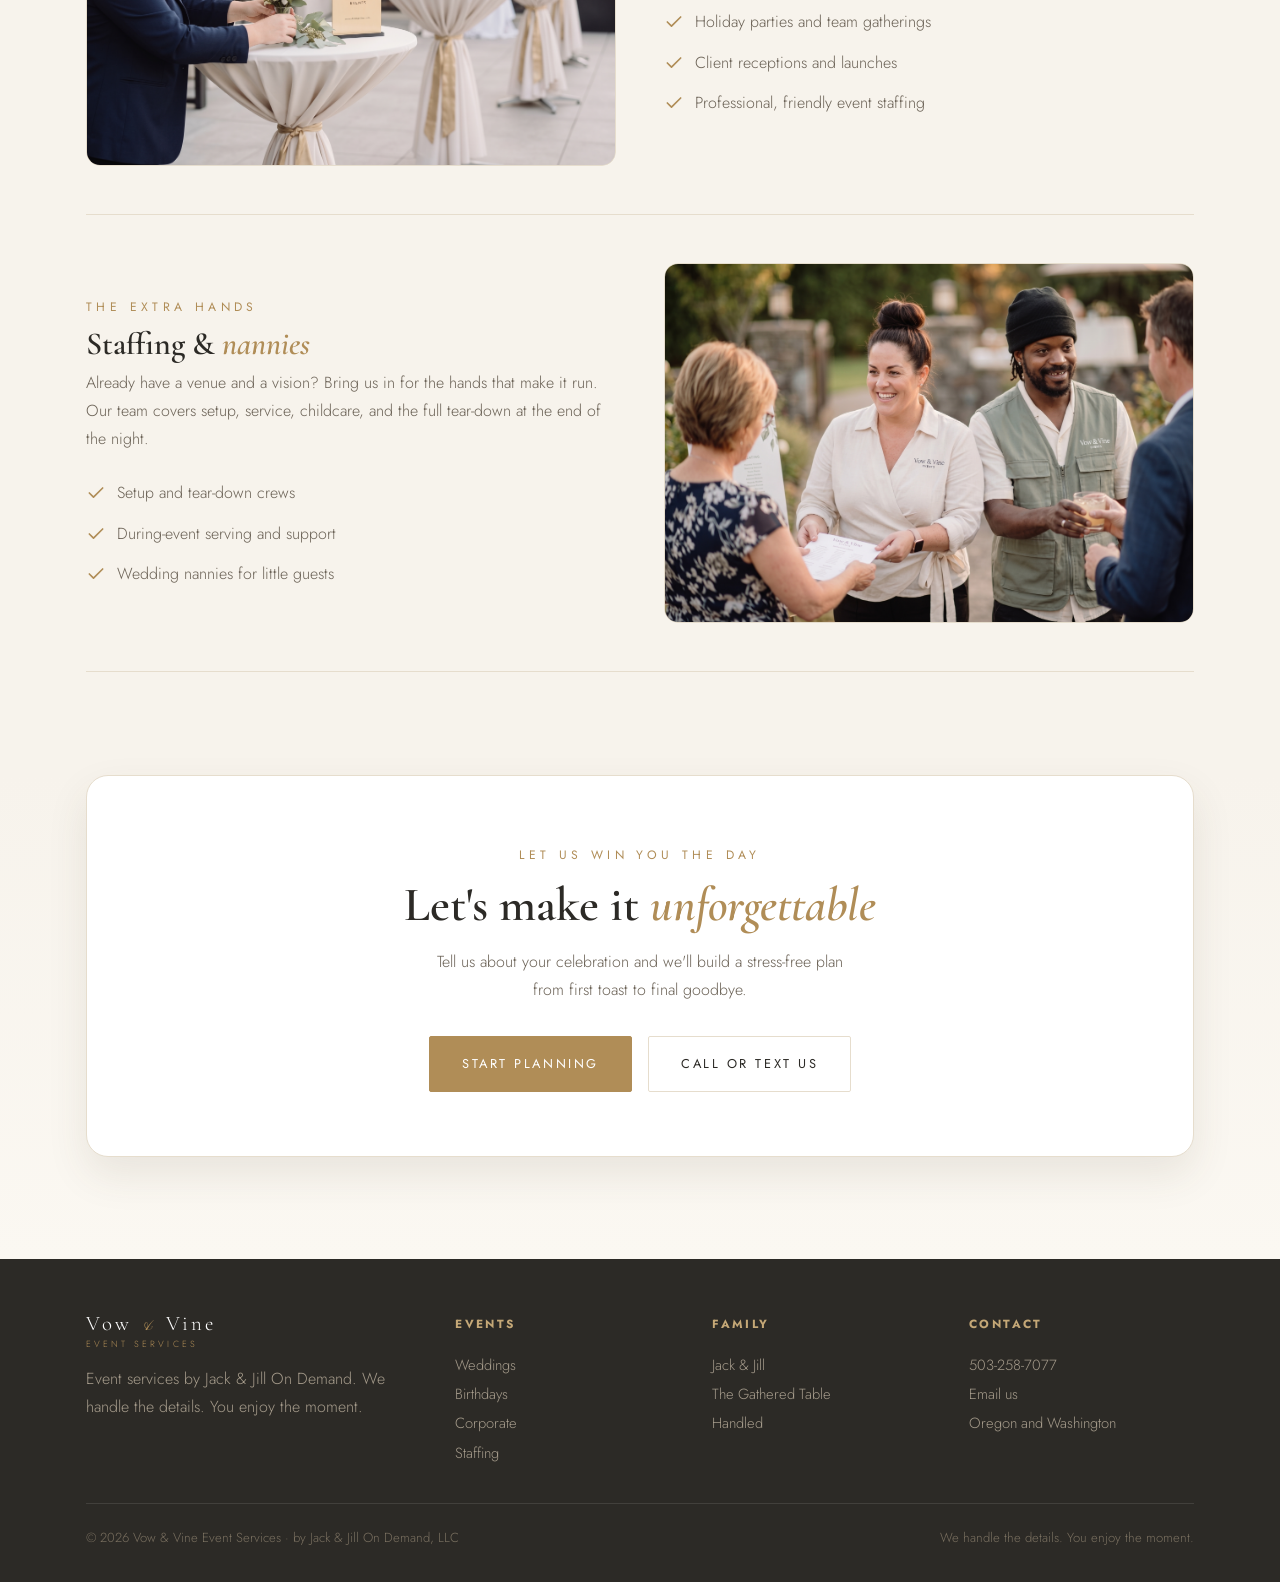
<file: events/index.html>
<!DOCTYPE html>
<html lang="en">
<head>
<meta charset="UTF-8" />
<meta name="viewport" content="width=device-width, initial-scale=1.0" />
<title>Event Services · Vow &amp; Vine | Weddings, Birthdays &amp; Corporate</title>
<meta name="description" content="Vow & Vine event services: weddings, birthdays, corporate events, wedding nannies, setup and tear-down, and day-of staffing across Oregon and Washington." />
<link rel="preconnect" href="https://fonts.googleapis.com" />
<link rel="preconnect" href="https://fonts.gstatic.com" crossorigin />
<link href="https://fonts.googleapis.com/css2?family=Cormorant+Garamond:ital,wght@0,500;0,600;1,500;1,600&family=Jost:wght@300;400;500&family=Pinyon+Script&display=swap" rel="stylesheet" />
<link rel="stylesheet" href="../styles.css" />
</head>
<body>

<header class="site">
  <div class="wrap nav">
    <a class="brand" href="../index.html" aria-label="Vow and Vine Event Services home"><span class="bt">Vow <span class="amp">&amp;</span> Vine<small>EVENT SERVICES</small></span></a>
    <nav class="nav-links" aria-label="Primary">
      <a href="../events/">Events</a>
      <a href="../events/#weddings">Weddings</a>
      <a href="../index.html#partners">Partners</a>
      <a href="../about/">About</a>
      <a href="../contact/">Contact</a>
    </nav>
    <div class="nav-cta">
      <a class="btn btn-ghost" href="../contact/">Start Planning</a>
      <button class="nav-toggle" aria-label="Menu" aria-expanded="false"><svg width="26" height="26" viewBox="0 0 24 24" fill="none" stroke="#b08d57" stroke-width="1.6" stroke-linecap="round" stroke-linejoin="round"><path d="M4 6h16M4 12h16M4 18h16"/></svg></button>
    </div>
  </div>
</header>

<section class="page-hero">
  <div class="wrap">
    <p class="crumbs reveal"><a href="../index.html">Home</a> &nbsp;/&nbsp; Events</p>
    <h1 class="reveal d1">Celebrations, <em>handled</em></h1>
    <p class="reveal d2">One team for planning, setup, staffing, and tear-down, so every guest (including you) gets to enjoy the day.</p>
  </div>
</section>

<section class="block" style="padding-top: 2rem">
  <div class="wrap">

    <div class="svc-row" id="weddings">
      <div class="svc-row-media reveal"><div class="photo"><img src="../assets/photos/reception-table.jpg" alt="An outdoor reception table set with gold flatware and a eucalyptus runner under string lights" width="2400" height="1792" loading="lazy" decoding="async" /></div></div>
      <div class="reveal d1">
        <span class="eyebrow">Our Favorite Day</span>
        <h3>Weddings, vow to <em>last dance</em></h3>
        <p>We're with you for every detail so you can be fully present for the moments that matter. From the first walk-through to the final goodbye, your day runs beautifully.</p>
        <ul>
          <li><svg viewBox="0 0 24 24" fill="none" stroke="currentColor" stroke-width="2" stroke-linecap="round" stroke-linejoin="round"><path d="M20 6 9 17l-5-5"/></svg> Full planning and day-of coordination</li>
          <li><svg viewBox="0 0 24 24" fill="none" stroke="currentColor" stroke-width="2" stroke-linecap="round" stroke-linejoin="round"><path d="M20 6 9 17l-5-5"/></svg> Setup, styling, and complete tear-down</li>
          <li><svg viewBox="0 0 24 24" fill="none" stroke="currentColor" stroke-width="2" stroke-linecap="round" stroke-linejoin="round"><path d="M20 6 9 17l-5-5"/></svg> Stay-through support and wedding nannies</li>
          <li><svg viewBox="0 0 24 24" fill="none" stroke="currentColor" stroke-width="2" stroke-linecap="round" stroke-linejoin="round"><path d="M20 6 9 17l-5-5"/></svg> Antique phone booth audio guest book, up to 100 hours of recorded messages</li>
        </ul>
      </div>
    </div>

    <div class="svc-row" id="birthdays">
      <div class="svc-row-media reveal"><div class="photo"><img src="../assets/photos/birthday-styling.jpg" alt="A dessert table with a tiered cake beneath a sage and gold balloon arch" width="2400" height="1582" loading="lazy" decoding="async" /></div></div>
      <div class="reveal d1">
        <span class="eyebrow">Make a Wish</span>
        <h3>Birthdays &amp; <em>milestones</em></h3>
        <p>From a little one's first party to a big milestone celebration, we set the scene, run the day, and tidy it all up so you can simply enjoy the people you invited.</p>
        <ul>
          <li><svg viewBox="0 0 24 24" fill="none" stroke="currentColor" stroke-width="2" stroke-linecap="round" stroke-linejoin="round"><path d="M20 6 9 17l-5-5"/></svg> Kids' parties and milestone celebrations</li>
          <li><svg viewBox="0 0 24 24" fill="none" stroke="currentColor" stroke-width="2" stroke-linecap="round" stroke-linejoin="round"><path d="M20 6 9 17l-5-5"/></svg> Theme styling and decor setup</li>
          <li><svg viewBox="0 0 24 24" fill="none" stroke="currentColor" stroke-width="2" stroke-linecap="round" stroke-linejoin="round"><path d="M20 6 9 17l-5-5"/></svg> On-hand help throughout the party</li>
        </ul>
      </div>
    </div>

    <div class="svc-row" id="corporate">
      <div class="svc-row-media reveal"><div class="photo"><img src="../assets/photos/corporate-setup.jpg" alt="A Vow &amp; Vine coordinator setting branded signage and florals on cocktail tables" width="2400" height="1792" loading="lazy" decoding="async" /></div></div>
      <div class="reveal d1">
        <span class="eyebrow">In Good Company</span>
        <h3>Office &amp; <em>corporate</em></h3>
        <p>Polished, professional events that reflect well on your team. We handle the logistics so your people and your clients leave impressed.</p>
        <ul>
          <li><svg viewBox="0 0 24 24" fill="none" stroke="currentColor" stroke-width="2" stroke-linecap="round" stroke-linejoin="round"><path d="M20 6 9 17l-5-5"/></svg> Holiday parties and team gatherings</li>
          <li><svg viewBox="0 0 24 24" fill="none" stroke="currentColor" stroke-width="2" stroke-linecap="round" stroke-linejoin="round"><path d="M20 6 9 17l-5-5"/></svg> Client receptions and launches</li>
          <li><svg viewBox="0 0 24 24" fill="none" stroke="currentColor" stroke-width="2" stroke-linecap="round" stroke-linejoin="round"><path d="M20 6 9 17l-5-5"/></svg> Professional, friendly event staffing</li>
        </ul>
      </div>
    </div>

    <div class="svc-row" id="staffing">
      <div class="svc-row-media reveal"><div class="photo"><img src="../assets/photos/event-staff.jpg" alt="Vow &amp; Vine staff greeting guests with the seating chart at an outdoor event" width="2528" height="1696" loading="lazy" decoding="async" /></div></div>
      <div class="reveal d1">
        <span class="eyebrow">The Extra Hands</span>
        <h3>Staffing &amp; <em>nannies</em></h3>
        <p>Already have a venue and a vision? Bring us in for the hands that make it run. Our team covers setup, service, childcare, and the full tear-down at the end of the night.</p>
        <ul>
          <li><svg viewBox="0 0 24 24" fill="none" stroke="currentColor" stroke-width="2" stroke-linecap="round" stroke-linejoin="round"><path d="M20 6 9 17l-5-5"/></svg> Setup and tear-down crews</li>
          <li><svg viewBox="0 0 24 24" fill="none" stroke="currentColor" stroke-width="2" stroke-linecap="round" stroke-linejoin="round"><path d="M20 6 9 17l-5-5"/></svg> During-event serving and support</li>
          <li><svg viewBox="0 0 24 24" fill="none" stroke="currentColor" stroke-width="2" stroke-linecap="round" stroke-linejoin="round"><path d="M20 6 9 17l-5-5"/></svg> Wedding nannies for little guests</li>
        </ul>
      </div>
    </div>

  </div>
</section>

<section class="block feature" style="padding-top:0">
  <div class="wrap">
    <div class="cta reveal">
      <span class="eyebrow">Let Us Win You the Day</span>
      <h2 style="margin-top:.7rem">Let's make it <em>unforgettable</em></h2>
      <p>Tell us about your celebration and we'll build a stress-free plan from first toast to final goodbye.</p>
      <div class="cta-row">
        <a class="btn btn-gold" href="../contact/">Start Planning</a>
        <a class="btn btn-ghost" href="tel:5032587077">Call or Text Us</a>
      </div>
    </div>
  </div>
</section>

<footer class="site">
  <div class="wrap">
    <div class="foot-grid">
      <div>
        <a class="brand" href="../index.html"><span class="bt">Vow <span class="amp">&amp;</span> Vine<small>EVENT SERVICES</small></span></a>
        <p style="margin-top:1rem; color:#a59b8b; max-width:34ch;">Event services by Jack &amp; Jill On Demand. We handle the details. You enjoy the moment.</p>
      </div>
      <div><h4>Events</h4><ul><li><a href="#weddings">Weddings</a></li><li><a href="#birthdays">Birthdays</a></li><li><a href="#corporate">Corporate</a></li><li><a href="#staffing">Staffing</a></li></ul></div>
      <div><h4>Family</h4><ul><li><a href="https://jackjillondemand.com">Jack &amp; Jill</a></li><li><a href="https://thegatheredtablecatering.com">The Gathered Table</a></li><li><a href="https://handledpersonalassistant.com">Handled</a></li></ul></div>
      <div><h4>Contact</h4><ul><li><a href="tel:5032587077">503-258-7077</a></li><li><a href="mailto:hellojackandjillinfo@gmail.com">Email us</a></li><li>Oregon and Washington</li></ul></div>
    </div>
    <div class="foot-bottom"><span>© 2026 Vow &amp; Vine Event Services · by Jack &amp; Jill On Demand, LLC</span><span>We handle the details. You enjoy the moment.</span></div>
  </div>
</footer>

<script src="../app.js"></script>
</body>
</html>
</file>
<file: styles.css>
/* ============================================================
   VOW & VINE :: event services (weddings & celebrations)
   Palette: ivory + champagne gold + sage  |  Mood: romantic, botanical, airy
   ============================================================ */

:root {
  --ivory: #f7f3ec;
  --ivory-2: #fbf8f2;
  --paper: #ffffff;
  --gold: #b08d57;
  --gold-soft: #c5a877;
  --sage: #7c8767;
  --sage-deep: #5f6a4e;
  --ink: #2c2a26;
  --taupe: #6b6256;
  --line: #e6ddcd;

  --shadow-sm: 0 2px 10px rgba(75,64,45,.06);
  --shadow-md: 0 18px 40px rgba(75,64,45,.10);
  --shadow-lg: 0 30px 70px rgba(75,64,45,.14);

  --r-sm: 8px;
  --r-md: 14px;
  --r-lg: 22px;

  --font-serif: "Cormorant Garamond", Georgia, serif;
  --font-script: "Pinyon Script", cursive;
  --font-sans: "Jost", system-ui, sans-serif;

  --maxw: 1160px;
}

* { box-sizing: border-box; margin: 0; padding: 0; }
html { scroll-behavior: smooth; }
body {
  font-family: var(--font-sans); color: var(--ink); background: var(--ivory);
  line-height: 1.75; -webkit-font-smoothing: antialiased; overflow-x: hidden; font-weight: 300;
}
h1, h2, h3 { font-family: var(--font-serif); font-weight: 600; line-height: 1.1; }
a { color: inherit; text-decoration: none; }
img { max-width: 100%; display: block; }

.wrap { width: 100%; max-width: var(--maxw); margin: 0 auto; padding: 0 26px; }
.eyebrow {
  font-family: var(--font-sans); font-weight: 400; font-size: .76rem; letter-spacing: .36em;
  text-transform: uppercase; color: var(--gold); display: inline-block;
}
.script { font-family: var(--font-script); color: var(--gold); }

/* Buttons */
.btn {
  display: inline-flex; align-items: center; gap: .6rem; font-family: var(--font-sans);
  font-weight: 400; font-size: .8rem; letter-spacing: .2em; text-transform: uppercase;
  padding: 1rem 2rem; border-radius: 2px; cursor: pointer; border: 1px solid var(--gold);
  transition: all .35s ease; will-change: transform;
}
.btn-gold { background: var(--gold); color: #fff; }
.btn-gold:hover { background: var(--gold-soft); transform: translateY(-2px); box-shadow: 0 14px 28px rgba(176,141,87,.28); }
.btn-ghost { background: transparent; color: var(--ink); border-color: var(--line); }
.btn-ghost:hover { transform: translateY(-2px); border-color: var(--sage); color: var(--sage-deep); }

/* HEADER */
header.site {
  position: sticky; top: 0; z-index: 50; background: rgba(247,243,236,.85);
  backdrop-filter: blur(12px); border-bottom: 1px solid var(--line); transition: box-shadow .3s ease;
}
header.site.scrolled { box-shadow: var(--shadow-sm); }
.nav { display: flex; align-items: center; justify-content: space-between; height: 84px; }
.brand { display: flex; align-items: center; gap: .85rem; }
.brand img { height: 58px; width: auto; }
.brand .bt { font-family: var(--font-serif); font-size: 1.3rem; letter-spacing: .14em; color: var(--ink); line-height: 1; }
.brand .bt small { display: block; font-family: var(--font-sans); font-size: .56rem; letter-spacing: .34em; color: var(--gold); margin-top: 4px; }
.brand .bt .amp { font-family: var(--font-script); color: var(--gold); }
.nav-links { display: flex; gap: 1.9rem; }
.nav-links a { font-size: .8rem; letter-spacing: .14em; text-transform: uppercase; color: var(--taupe); position: relative; }
.nav-links a::after { content: ""; position: absolute; left: 0; bottom: -7px; height: 1px; width: 100%; background: var(--gold); transform: scaleX(0); transform-origin: left; transition: transform .3s ease; }
.nav-links a:hover { color: var(--ink); } .nav-links a:hover::after { transform: scaleX(1); }
.nav-cta { display: flex; align-items: center; gap: 1rem; }
.nav-toggle { display: none; background: none; border: 0; cursor: pointer; }

/* HERO */
.hero { position: relative; overflow: hidden; padding: clamp(4rem, 9vw, 7.5rem) 0; text-align: center; background: linear-gradient(180deg, var(--ivory-2), var(--ivory)); }
.hero-inner { position: relative; z-index: 3; max-width: 800px; margin: 0 auto; }
.hero .monogram { font-family: var(--font-script); font-size: 4.4rem; color: var(--gold); line-height: 1; margin-bottom: .4rem; }
.hero h1 { font-size: clamp(2.6rem, 6.4vw, 4.8rem); letter-spacing: .08em; color: var(--ink); text-transform: uppercase; font-weight: 500; }
.hero h1 .amp { font-family: var(--font-script); text-transform: none; color: var(--gold); font-size: .8em; font-weight: 400; padding: 0 .12em; }
.hero .tagline { font-family: var(--font-sans); letter-spacing: .32em; text-transform: uppercase; font-size: .74rem; color: var(--sage-deep); margin-top: 1.1rem; }
.hero h2.line { font-size: clamp(1.5rem, 3vw, 2.1rem); color: var(--taupe); font-style: italic; margin: 1.6rem auto 0; font-weight: 500; }
.hero h2.line em { color: var(--gold); font-style: italic; }
.hero .lead { color: var(--taupe); margin: 1.2rem auto 0; max-width: 48ch; }
.hero .cta-row { display: flex; gap: 1rem; justify-content: center; flex-wrap: wrap; margin-top: 2.2rem; }
.float-anim { animation: floaty 8s ease-in-out infinite; }
@keyframes floaty { 0%,100% { transform: translateY(0) rotate(0); } 50% { transform: translateY(-9px) rotate(1deg); } }

/* SECTION */
section.block { padding: clamp(4rem, 8vw, 7rem) 0; }
.section-head { text-align: center; max-width: 640px; margin: 0 auto 3.2rem; }
.section-head h2 { font-size: clamp(2rem, 4.4vw, 3rem); color: var(--ink); margin-top: .7rem; }
.section-head h2 em { font-style: italic; color: var(--gold); }
.section-head p { color: var(--taupe); margin-top: 1rem; }

/* services grid */
.services { display: grid; grid-template-columns: repeat(3, 1fr); gap: 1.3rem; }
.svc {
  background: var(--paper); border: 1px solid var(--line); border-radius: var(--r-md); padding: 1.9rem 1.6rem;
  text-align: center; transition: transform .35s ease, box-shadow .35s ease, border-color .35s ease;
}
.svc:hover { transform: translateY(-7px); box-shadow: var(--shadow-md); border-color: var(--gold-soft); }
.svc .ic { width: 50px; height: 50px; margin: 0 auto 1rem; color: var(--sage); transition: transform .4s ease, color .4s ease; }
.svc:hover .ic { transform: scale(1.12); color: var(--gold); }
.svc .ic svg { width: 100%; height: 100%; }
.svc h3 { font-size: 1.4rem; color: var(--ink); margin-bottom: .4rem; }
.svc p { color: var(--taupe); font-size: .94rem; }

/* photo frames */
.photo {
  position: relative; overflow: hidden;
  background:
    linear-gradient(135deg, rgba(176,141,87,.08), rgba(124,135,103,.08)),
    #ece4d4;
}
.photo img {
  position: absolute; inset: 0; display: block; width: 100%; height: 100%;
  object-fit: cover;
  transition: transform .7s cubic-bezier(.16,1,.3,1);
}

/* wedding feature split */
.feature { background: linear-gradient(180deg, var(--ivory), var(--ivory-2)); }
.split { display: grid; grid-template-columns: 1fr 1fr; gap: 3.2rem; align-items: center; }
.split .photo { height: 460px; border-radius: var(--r-md); border: 1px solid var(--line); }
.checklist { list-style: none; margin-top: 1.4rem; }
.checklist li { display: flex; gap: .8rem; align-items: flex-start; padding: .55rem 0; color: var(--taupe); }
.checklist svg { width: 20px; height: 20px; color: var(--gold); flex: none; margin-top: 3px; }
.checklist b { color: var(--ink); font-weight: 500; }

/* outsourced partners ribbon */
.partners { background: var(--sage-deep); color: var(--ivory); text-align: center; }
.partners .section-head h2 { color: #fff; } .partners .section-head p { color: rgba(255,255,255,.8); }
.partners .section-head .eyebrow { color: var(--gold-soft); }
.prow { display: flex; flex-wrap: wrap; justify-content: center; gap: 1rem; }
.ptag { border: 1px solid rgba(255,255,255,.25); border-radius: 999px; padding: .6rem 1.4rem; font-family: var(--font-serif); font-size: 1.15rem; transition: background .3s ease, transform .3s ease; }
.ptag:hover { background: rgba(255,255,255,.1); transform: translateY(-3px); }

/* family */
.fam-grid { display: grid; grid-template-columns: repeat(3, 1fr); gap: 1.3rem; }
.fam { background: var(--paper); border: 1px solid var(--line); border-radius: var(--r-md); padding: 1.6rem; transition: transform .35s ease, box-shadow .35s ease; display: flex; flex-direction: column; gap: .8rem; }
.fam:hover { transform: translateY(-6px); box-shadow: var(--shadow-md); }
.fam .mark { background: #fff; border: 1px solid var(--line); border-radius: 8px; height: 116px; display: flex; align-items: center; justify-content: center; padding: 1rem; overflow: hidden; }
.fam .mark img { max-width: 100%; max-height: 100%; width: auto; height: auto; object-fit: contain; }
.fam h3 { font-size: 1.35rem; color: var(--ink); }
.fam p { color: var(--taupe); font-size: .92rem; }
.fam .go { font-family: var(--font-sans); letter-spacing: .14em; text-transform: uppercase; font-size: .74rem; color: var(--gold); margin-top: auto; display: inline-flex; align-items: center; gap: .5rem; }
.fam .go svg { width: 15px; height: 15px; transition: transform .3s ease; }
.fam:hover .go svg { transform: translateX(4px); }

/* CTA */
.cta { text-align: center; background: var(--paper); border: 1px solid var(--line); border-radius: var(--r-lg); padding: clamp(2.6rem,5vw,4.4rem); box-shadow: var(--shadow-md); position: relative; overflow: hidden; }
.cta h2 { font-size: clamp(2rem,4.4vw,3rem); color: var(--ink); } .cta h2 em { font-style: italic; color: var(--gold); }
.cta p { color: var(--taupe); margin: 1rem auto 2rem; max-width: 46ch; }
.cta .cta-row { display: flex; gap: 1rem; justify-content: center; flex-wrap: wrap; }

/* footer */
footer.site { background: var(--ink); color: #c9c0b2; padding: 3.4rem 0 2rem; }
.foot-grid { display: grid; grid-template-columns: 1.5fr 1fr 1fr 1fr; gap: 2rem; }
footer .brand .bt { color: #fff; }
footer h4 { font-family: var(--font-sans); letter-spacing: .2em; text-transform: uppercase; font-size: .74rem; color: var(--gold-soft); margin-bottom: 1rem; }
footer a, footer li { color: #a59b8b; font-size: .92rem; line-height: 2; list-style: none; }
footer a:hover { color: var(--gold-soft); }
.foot-bottom { border-top: 1px solid rgba(255,255,255,.1); margin-top: 2.2rem; padding-top: 1.4rem; display: flex; justify-content: space-between; flex-wrap: wrap; gap: .6rem; font-size: .82rem; color: #7a7060; }

/* ─── Motion: "The Slow Bloom" ─── */
.reveal {
  opacity: 0;
  transition: opacity 0.8s ease-out;
}
.reveal.in { opacity: 1; }

/* Hero elements — drift up ever so slightly (a petal falling into place) */
.hero .reveal:not(.in) { transform: translateY(8px); transition: opacity 0.9s ease-out, transform 0.9s ease-out; }
.hero .reveal.in { transform: none; }

/* Service cards — a very subtle scale + bloom */
.svc-card.reveal:not(.in), .svc.reveal:not(.in) { transform: scale(0.97); filter: blur(2px); transition: opacity 0.75s ease-out, transform 0.75s ease-out, filter 0.75s ease-out; will-change: opacity, transform, filter; }
.svc-card.reveal.in, .svc.reveal.in { transform: scale(1); filter: none; }

/* Photos — slow scale emergence */
.photo.reveal:not(.in) { transform: scale(0.96); transition: opacity 0.9s ease-out, transform 0.9s ease-out; }
.photo.reveal.in { transform: scale(1); }

/* Section headings — pure fade (atmospheric, unhurried) */
.section-head.reveal:not(.in) { filter: none; transform: none; transition-duration: 1s; }

/* Stagger */
.d1 { transition-delay: 100ms; }
.d2 { transition-delay: 200ms; }
.d3 { transition-delay: 300ms; }
.d4 { transition-delay: 400ms; }

@media (max-width: 920px) {
  .services, .fam-grid { grid-template-columns: 1fr 1fr; }
  .split { grid-template-columns: 1fr; } .split .photo { height: 320px; }
  .foot-grid { grid-template-columns: 1fr 1fr; }
}
@media (max-width: 600px) {
  .nav-links { display: none; } .nav-toggle { display: block; }
  .nav-links.open {
    display: flex;
    flex-direction: column;
    position: absolute;
    top: 84px;
    left: 0;
    width: 100%;
    background: rgba(247,243,236,.97);
    backdrop-filter: blur(12px);
    padding: 1.2rem 1.6rem 2rem;
    border-bottom: 1px solid var(--line);
    gap: 1.2rem;
    z-index: 49;
  }
  .services, .fam-grid { grid-template-columns: 1fr; } .nav-cta .btn-ghost { display: none; }
}
@media (prefers-reduced-motion: reduce) {
  * { animation: none !important; transition: none !important; }
  .reveal { opacity: 1; transform: none; } html { scroll-behavior: auto; }
}

/* ============================================================
   INTERIOR PAGES (events / about / contact)
   ============================================================ */
.page-hero {
  position: relative; overflow: hidden; text-align: center;
  background: linear-gradient(180deg, var(--ivory-2), var(--ivory));
  padding: clamp(3.2rem, 6vw, 5rem) 0 clamp(2.8rem, 5vw, 4.4rem);
}
.crumbs { font-family: var(--font-sans); letter-spacing: .14em; text-transform: uppercase; font-size: .72rem; color: var(--taupe); margin-bottom: 1rem; }
.crumbs a { color: var(--gold); } .crumbs a:hover { color: var(--sage-deep); }
.page-hero h1 { font-size: clamp(2.3rem, 5vw, 3.6rem); color: var(--ink); }
.page-hero h1 em { font-style: italic; color: var(--gold); }
.page-hero p { color: var(--taupe); max-width: 56ch; margin: 1.1rem auto 0; }

.prose { max-width: 760px; margin: 0 auto; }
.prose h2 { font-size: clamp(1.7rem, 3.4vw, 2.4rem); color: var(--ink); margin: 2rem 0 .8rem; }
.prose h2 em { font-style: italic; color: var(--gold); }
.prose p { color: var(--taupe); margin-bottom: 1rem; }

/* detailed event rows */
.svc-row { display: grid; grid-template-columns: 1fr 1fr; gap: 3rem; align-items: center; padding: clamp(2rem,4vw,3rem) 0; border-bottom: 1px solid var(--line); }
.svc-row:nth-child(even) .svc-row-media { order: 2; }
.svc-row .photo { height: 360px; border-radius: var(--r-md); border: 1px solid var(--line); }
.svc-row .eyebrow { margin-bottom: .5rem; }
.svc-row h3 { font-size: 2rem; color: var(--ink); margin-bottom: .5rem; }
.svc-row h3 em { font-style: italic; color: var(--gold); }
.svc-row p { color: var(--taupe); }
.svc-row ul { list-style: none; margin-top: 1.2rem; }
.svc-row li { display: flex; gap: .7rem; align-items: flex-start; color: var(--taupe); padding: .4rem 0; }
.svc-row li svg { width: 20px; height: 20px; color: var(--gold); flex: none; margin-top: 4px; }

/* about split */
.about-split { display: grid; grid-template-columns: 1fr 1fr; gap: 3.2rem; align-items: center; }
.about-split .photo { height: 480px; border-radius: var(--r-md); border: 1px solid var(--line); }
.about-split h2 { font-size: clamp(2rem,4vw,2.8rem); color: var(--ink); margin: .6rem 0 1rem; }
.about-split h2 em { font-style: italic; color: var(--gold); }
.about-split p { color: var(--taupe); margin-bottom: 1rem; }
.values { display: grid; grid-template-columns: repeat(3,1fr); gap: 1.3rem; margin-top: 1rem; }
.value { background: var(--paper); border: 1px solid var(--line); border-radius: var(--r-md); padding: 1.7rem; text-align: center; box-shadow: var(--shadow-sm); }
.value .ic { width: 46px; height: 46px; color: var(--sage); margin: 0 auto .8rem; }
.value .ic svg { width: 100%; height: 100%; }
.value h3 { font-size: 1.4rem; color: var(--ink); margin-bottom: .3rem; }
.value p { color: var(--taupe); font-size: .94rem; }

/* contact */
.contact-grid { display: grid; grid-template-columns: 1.1fr .9fr; gap: 2.8rem; align-items: start; }
.form-card { background: var(--paper); border: 1px solid var(--line); border-radius: var(--r-md); padding: 2.2rem; box-shadow: var(--shadow-md); }
.field { margin-bottom: 1.1rem; }
.field label { display: block; font-family: var(--font-sans); letter-spacing: .12em; text-transform: uppercase; font-size: .72rem; color: var(--sage-deep); margin-bottom: .45rem; }
.field input, .field select, .field textarea {
  width: 100%; font-family: var(--font-sans); font-size: 1rem; color: var(--ink);
  padding: .85rem 1rem; border: 1px solid var(--line); border-radius: var(--r-sm); background: var(--ivory-2);
  transition: border-color .25s ease, box-shadow .25s ease;
}
.field input:focus, .field select:focus, .field textarea:focus { outline: none; border-color: var(--gold); box-shadow: 0 0 0 3px rgba(176,141,87,.15); background: #fff; }
.field textarea { min-height: 140px; resize: vertical; }
.contact-aside { display: flex; flex-direction: column; gap: 1rem; }
.info-card { background: var(--ivory-2); border: 1px solid var(--line); border-radius: var(--r-md); padding: 1.5rem; }
.info-card h3 { font-size: 1.4rem; color: var(--ink); margin-bottom: .5rem; display: flex; gap: .6rem; align-items: center; }
.info-card h3 svg { width: 20px; height: 20px; color: var(--gold); }
.info-card a { color: var(--sage-deep); }
.info-card p { color: var(--taupe); font-size: .95rem; }
.note { font-size: .82rem; color: var(--taupe); margin-top: .8rem; }

@media (max-width: 920px) {
  .svc-row, .about-split, .contact-grid { grid-template-columns: 1fr; }
  .svc-row:nth-child(even) .svc-row-media { order: 0; }
  .svc-row .photo, .about-split .photo { height: 300px; }
  .values { grid-template-columns: 1fr; }
}

/* ---- Trust Rail ---- */
.trust-rail {
  background: var(--ivory-2);
  border-top: 1px solid var(--line);
  border-bottom: 1px solid var(--line);
  padding: .9rem 0;
}
.trust-row {
  display: flex; align-items: center; justify-content: center;
  gap: 1.2rem; flex-wrap: wrap;
}
.trust-item {
  display: flex; align-items: center; gap: .4rem;
  font-family: var(--font-sans); font-size: .82rem; color: var(--taupe); letter-spacing: .02em;
}
.trust-item svg { width: 16px; height: 16px; color: var(--gold); flex: none; }
.trust-item em { font-style: normal; color: var(--gold); margin-left: .2rem; }
.trust-dot { color: var(--gold); font-size: 1.2rem; line-height: 1; }

/* ---- Brand Strip (footer) ---- */
.brand-strip {
  display: flex; align-items: center; gap: 1.6rem; flex-wrap: wrap;
  padding: 1.6rem 0 2rem; border-bottom: 1px solid rgba(255,255,255,.1); margin-bottom: 2.4rem;
}
.brand-strip-label {
  color: rgba(169,155,139,.5); font-family: var(--font-sans); font-size: .76rem;
  letter-spacing: .14em; text-transform: uppercase; white-space: nowrap;
}
.brand-strip-logos { display: flex; gap: .8rem; flex-wrap: wrap; align-items: center; }
.brand-chip {
  display: flex; align-items: center; justify-content: center;
  width: 88px; height: 60px; border-radius: 8px; overflow: hidden;
  transition: opacity .25s ease, transform .25s ease;
}
.brand-chip:hover { opacity: .8; transform: translateY(-2px); }
.brand-chip img { width: 100%; height: 100%; object-fit: contain; }
.brand-chip.fam-jj { background: #143a6b; }
.brand-chip.fam-gathered { background: #0c0b0a; border: 1px solid rgba(201,162,75,.3); }
.brand-chip.fam-handled { background: #f5f2ed; }

/* ---- Services note ---- */
.services-note {
  text-align: center; margin-top: 1.6rem;
  font-size: .94rem; color: var(--taupe);
}
.services-note a { color: var(--gold); }
.services-note a:hover { text-decoration: underline; }

/* ---- Interior page hover & reveal parity ---- */

/* Value cards (about page) — same organic energy as service cards */
.value { transition: transform .35s ease, box-shadow .35s ease, border-color .35s ease; }
.value:hover { transform: translateY(-6px); box-shadow: var(--shadow-md); border-color: var(--gold-soft); }
.value .ic { transition: transform .4s ease, color .4s ease; }
.value:hover .ic { transform: scale(1.12); color: var(--gold); }
.value.reveal:not(.in) { transform: scale(0.97); filter: blur(2px); transition: opacity 0.75s ease-out, transform 0.75s ease-out, filter 0.75s ease-out; }
.value.reveal.in { transform: scale(1); filter: none; }

/* About photo — scale reveal + hover */
.about-split .photo:hover img { transform: scale(1.04); }
.about-split .photo.reveal:not(.in) { transform: scale(0.96); transition: opacity 0.9s ease-out, transform 0.9s ease-out; }
.about-split .photo.reveal.in { transform: scale(1); }

/* Event/service row photos — scale reveal + row hover */
.svc-row-media { overflow: hidden; border-radius: var(--r-md); }
.svc-row:hover .photo img { transform: scale(1.04); }
.svc-row-media.reveal:not(.in) { transform: scale(0.96); transition: opacity 0.9s ease-out, transform 0.9s ease-out; }
.svc-row-media.reveal.in { transform: scale(1); }

/* Info cards (contact page) — gentle gold border lift */
.info-card { transition: transform .3s ease, border-color .3s ease; }
.info-card:hover { transform: translateY(-4px); border-color: var(--gold-soft); }
</file>
